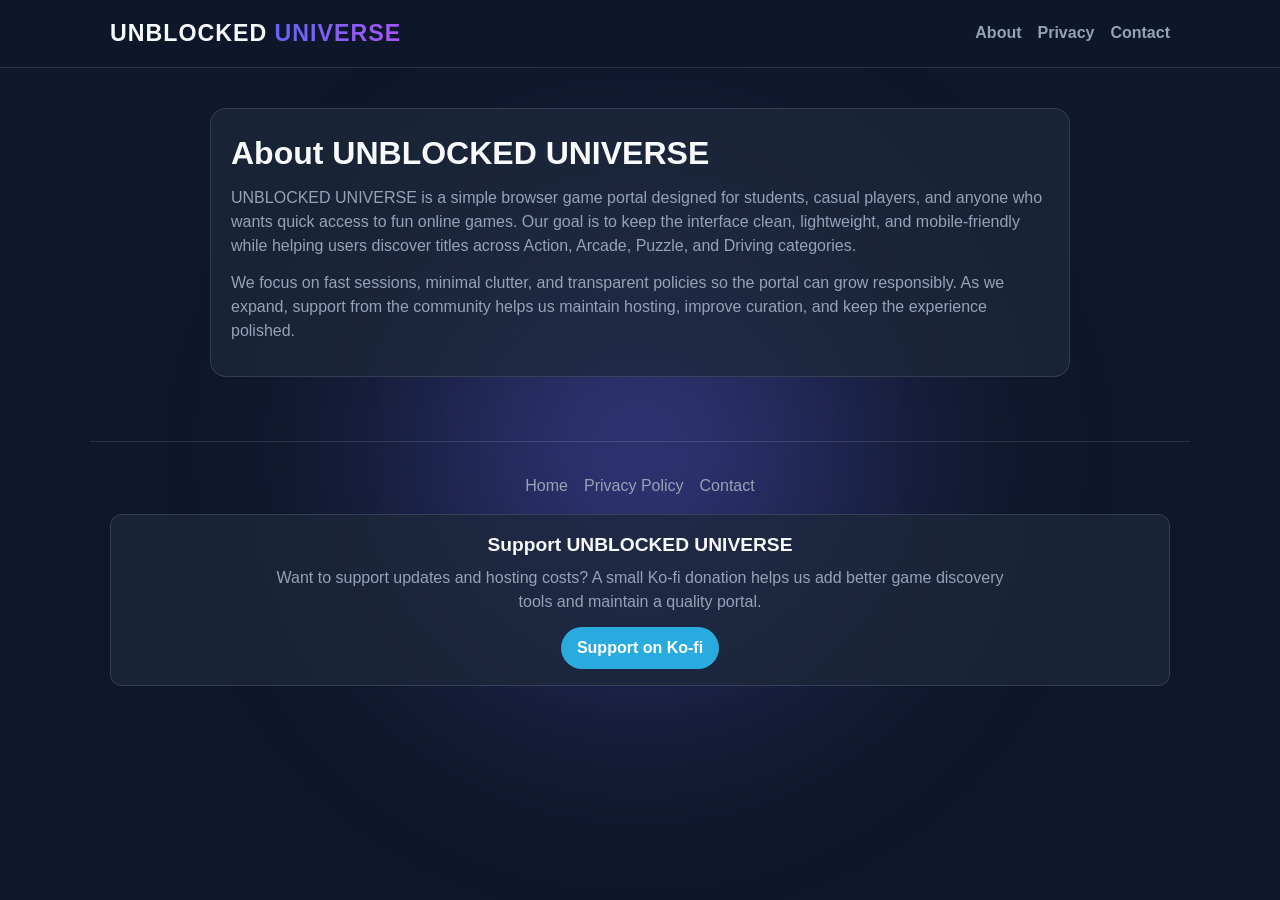
<file: about.html>
<!DOCTYPE html>
<html lang="en">
<head>
    <meta charset="UTF-8">
    <meta name="viewport" content="width=device-width, initial-scale=1.0">
    <title>About | UNBLOCKED UNIVERSE</title>
    <meta name="description" content="Learn about UNBLOCKED UNIVERSE and our mission to provide quick, playable browser games.">
    <link rel="stylesheet" href="style.css">
    <!-- Google Tag Manager -->
    <script>
        (function(w,d,s,l,i){w[l]=w[l]||[];w[l].push({'gtm.start':
        new Date().getTime(),event:'gtm.js'});var f=d.getElementsByTagName(s)[0],
        j=d.createElement(s),dl=l!='dataLayer'?'&l='+l:'';j.async=true;j.src=
        'https://www.googletagmanager.com/gtm.js?id='+i+dl;f.parentNode.insertBefore(j,f);
        })(window,document,'script','dataLayer','GTM-WHD6TV65');
    </script>
    <!-- End Google Tag Manager -->
    <script async src="https://pagead2.googlesyndication.com/pagead/js/adsbygoogle.js?client=ca-pub-5372290246685260" crossorigin="anonymous"></script>
</head>
<body>
    <!-- Google Tag Manager (noscript) -->
    <noscript><iframe src="https://www.googletagmanager.com/ns.html?id=GTM-WHD6TV65" height="0" width="0" style="display:none;visibility:hidden"></iframe></noscript>
    <!-- End Google Tag Manager (noscript) -->
    <div class="glow-bg"></div>
    <header>
        <nav class="top-nav">
            <a class="logo" href="index.html">UNBLOCKED <span>UNIVERSE</span></a>
            <div class="top-links">
                <a href="about.html">About</a>
                <a href="privacy.html">Privacy</a>
                <a href="contact.html">Contact</a>
            </div>
        </nav>
    </header>

    <main class="page-shell">
        <section class="page-card">
            <h1>About UNBLOCKED UNIVERSE</h1>
            <p>UNBLOCKED UNIVERSE is a simple browser game portal designed for students, casual players, and anyone who wants quick access to fun online games. Our goal is to keep the interface clean, lightweight, and mobile-friendly while helping users discover titles across Action, Arcade, Puzzle, and Driving categories.</p>
            <p>We focus on fast sessions, minimal clutter, and transparent policies so the portal can grow responsibly. As we expand, support from the community helps us maintain hosting, improve curation, and keep the experience polished.</p>
        </section>
    </main>

    <footer>
        <div class="footer-links">
            <a href="index.html">Home</a>
            <a href="privacy.html">Privacy Policy</a>
            <a href="contact.html">Contact</a>
        </div>
        <section class="support-section">
            <h2>Support UNBLOCKED UNIVERSE</h2>
            <p>Want to support updates and hosting costs? A small Ko-fi donation helps us add better game discovery tools and maintain a quality portal.</p>
            <a class="support-btn" href="https://ko-fi.com/" target="_blank" rel="noopener noreferrer">Support on Ko-fi</a>
        </section>
    </footer>

    <script src="https://storage.ko-fi.com/cdn/scripts/overlay-widget.js"></script>
    <script>
        if (window.kofiWidgetOverlay) {
            kofiWidgetOverlay.draw('johnkumar', {
                'type': 'floating-chat',
                'floating-chat.donateButton.text': 'Support me',
                'floating-chat.donateButton.background-color': '#00b9fe',
                'floating-chat.donateButton.text-color': '#fff'
            });
        }
    </script>
</body>
</html>
</file>
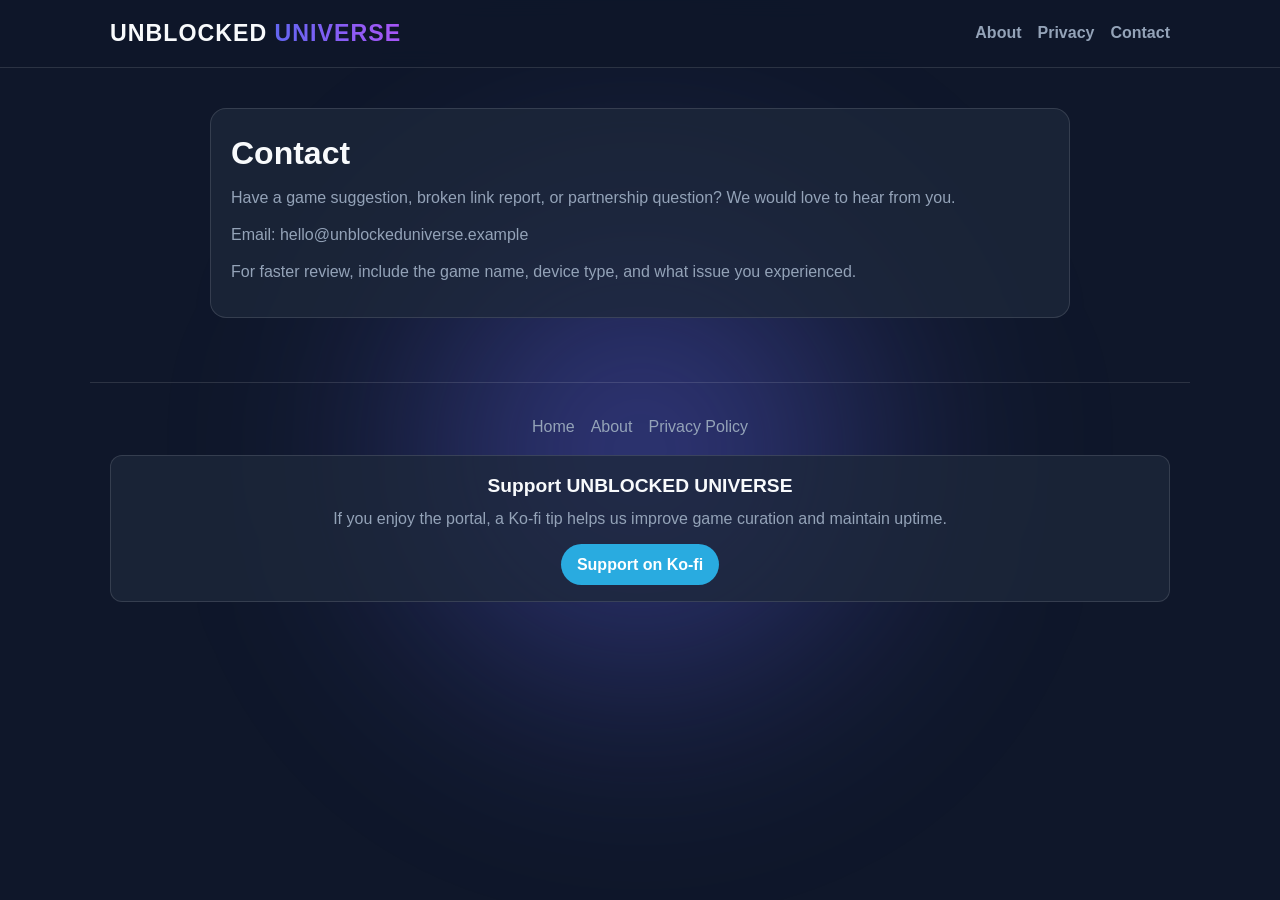
<file: contact.html>
<!DOCTYPE html>
<html lang="en">
<head>
    <meta charset="UTF-8">
    <meta name="viewport" content="width=device-width, initial-scale=1.0">
    <title>Contact | UNBLOCKED UNIVERSE</title>
    <meta name="description" content="Contact UNBLOCKED UNIVERSE for support, suggestions, or requests.">
    <link rel="stylesheet" href="style.css">
    <!-- Google Tag Manager -->
    <script>
        (function(w,d,s,l,i){w[l]=w[l]||[];w[l].push({'gtm.start':
        new Date().getTime(),event:'gtm.js'});var f=d.getElementsByTagName(s)[0],
        j=d.createElement(s),dl=l!='dataLayer'?'&l='+l:'';j.async=true;j.src=
        'https://www.googletagmanager.com/gtm.js?id='+i+dl;f.parentNode.insertBefore(j,f);
        })(window,document,'script','dataLayer','GTM-WHD6TV65');
    </script>
    <!-- End Google Tag Manager -->
    <script async src="https://pagead2.googlesyndication.com/pagead/js/adsbygoogle.js?client=ca-pub-5372290246685260" crossorigin="anonymous"></script>
</head>
<body>
    <!-- Google Tag Manager (noscript) -->
    <noscript><iframe src="https://www.googletagmanager.com/ns.html?id=GTM-WHD6TV65" height="0" width="0" style="display:none;visibility:hidden"></iframe></noscript>
    <!-- End Google Tag Manager (noscript) -->
    <div class="glow-bg"></div>
    <header>
        <nav class="top-nav">
            <a class="logo" href="index.html">UNBLOCKED <span>UNIVERSE</span></a>
            <div class="top-links">
                <a href="about.html">About</a>
                <a href="privacy.html">Privacy</a>
                <a href="contact.html">Contact</a>
            </div>
        </nav>
    </header>

    <main class="page-shell">
        <section class="page-card">
            <h1>Contact</h1>
            <p>Have a game suggestion, broken link report, or partnership question? We would love to hear from you.</p>
            <p>Email: <a href="mailto:hello@unblockeduniverse.example">hello@unblockeduniverse.example</a></p>
            <p>For faster review, include the game name, device type, and what issue you experienced.</p>
        </section>
    </main>

    <footer>
        <div class="footer-links">
            <a href="index.html">Home</a>
            <a href="about.html">About</a>
            <a href="privacy.html">Privacy Policy</a>
        </div>
        <section class="support-section">
            <h2>Support UNBLOCKED UNIVERSE</h2>
            <p>If you enjoy the portal, a Ko-fi tip helps us improve game curation and maintain uptime.</p>
            <a class="support-btn" href="https://ko-fi.com/" target="_blank" rel="noopener noreferrer">Support on Ko-fi</a>
        </section>
    </footer>

    <script src="https://storage.ko-fi.com/cdn/scripts/overlay-widget.js"></script>
    <script>
        if (window.kofiWidgetOverlay) {
            kofiWidgetOverlay.draw('johnkumar', {
                'type': 'floating-chat',
                'floating-chat.donateButton.text': 'Support me',
                'floating-chat.donateButton.background-color': '#00b9fe',
                'floating-chat.donateButton.text-color': '#fff'
            });
        }
    </script>
</body>
</html>
</file>
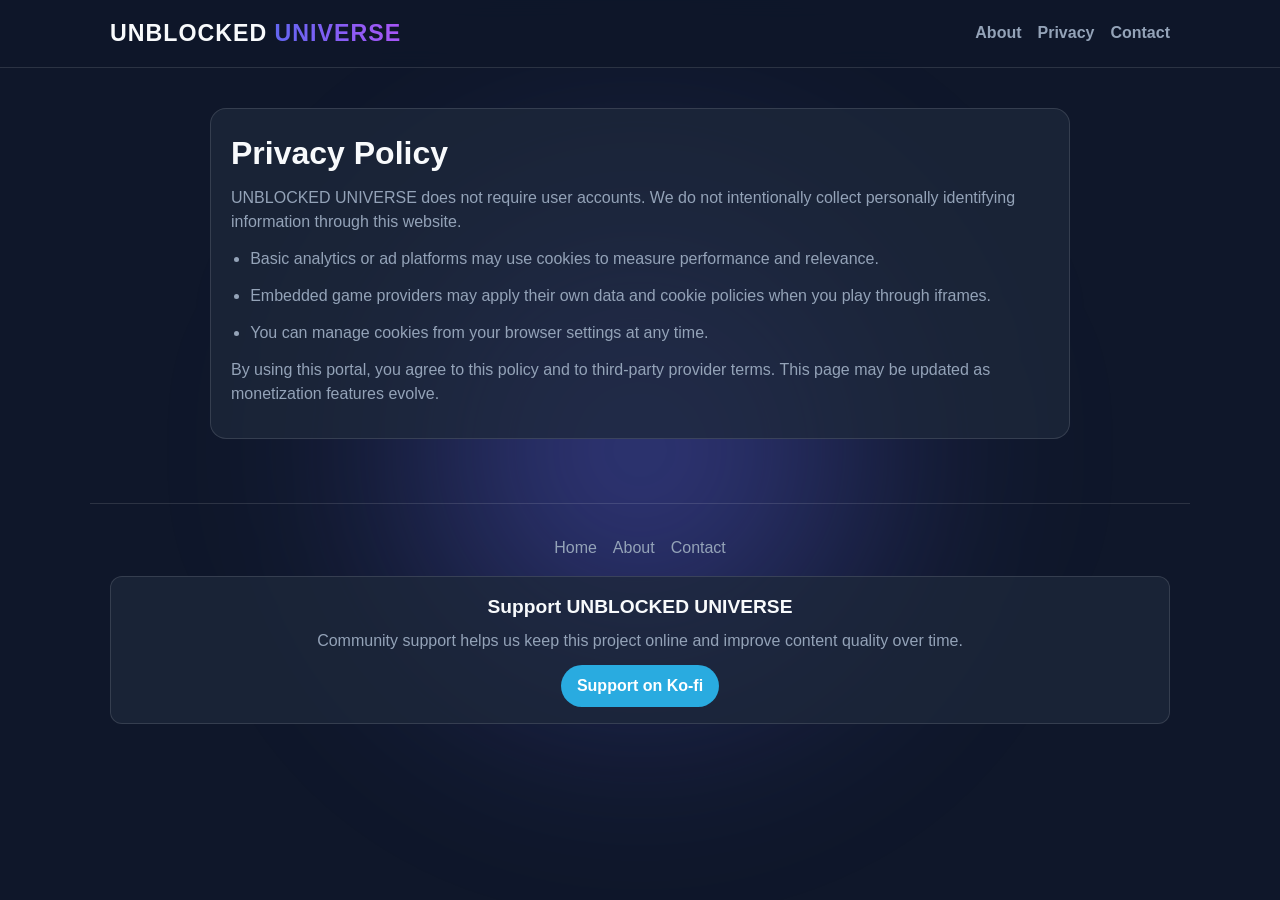
<file: privacy.html>
<!DOCTYPE html>
<html lang="en">
<head>
    <meta charset="UTF-8">
    <meta name="viewport" content="width=device-width, initial-scale=1.0">
    <title>Privacy Policy | UNBLOCKED UNIVERSE</title>
    <meta name="description" content="Privacy Policy for UNBLOCKED UNIVERSE.">
    <link rel="stylesheet" href="style.css">
    <!-- Google Tag Manager -->
    <script>
        (function(w,d,s,l,i){w[l]=w[l]||[];w[l].push({'gtm.start':
        new Date().getTime(),event:'gtm.js'});var f=d.getElementsByTagName(s)[0],
        j=d.createElement(s),dl=l!='dataLayer'?'&l='+l:'';j.async=true;j.src=
        'https://www.googletagmanager.com/gtm.js?id='+i+dl;f.parentNode.insertBefore(j,f);
        })(window,document,'script','dataLayer','GTM-WHD6TV65');
    </script>
    <!-- End Google Tag Manager -->
    <script async src="https://pagead2.googlesyndication.com/pagead/js/adsbygoogle.js?client=ca-pub-5372290246685260" crossorigin="anonymous"></script>
</head>
<body>
    <!-- Google Tag Manager (noscript) -->
    <noscript><iframe src="https://www.googletagmanager.com/ns.html?id=GTM-WHD6TV65" height="0" width="0" style="display:none;visibility:hidden"></iframe></noscript>
    <!-- End Google Tag Manager (noscript) -->
    <div class="glow-bg"></div>
    <header>
        <nav class="top-nav">
            <a class="logo" href="index.html">UNBLOCKED <span>UNIVERSE</span></a>
            <div class="top-links">
                <a href="about.html">About</a>
                <a href="privacy.html">Privacy</a>
                <a href="contact.html">Contact</a>
            </div>
        </nav>
    </header>

    <main class="page-shell">
        <section class="page-card">
            <h1>Privacy Policy</h1>
            <p>UNBLOCKED UNIVERSE does not require user accounts. We do not intentionally collect personally identifying information through this website.</p>
            <ul>
                <li>Basic analytics or ad platforms may use cookies to measure performance and relevance.</li>
                <li>Embedded game providers may apply their own data and cookie policies when you play through iframes.</li>
                <li>You can manage cookies from your browser settings at any time.</li>
            </ul>
            <p>By using this portal, you agree to this policy and to third-party provider terms. This page may be updated as monetization features evolve.</p>
        </section>
    </main>

    <footer>
        <div class="footer-links">
            <a href="index.html">Home</a>
            <a href="about.html">About</a>
            <a href="contact.html">Contact</a>
        </div>
        <section class="support-section">
            <h2>Support UNBLOCKED UNIVERSE</h2>
            <p>Community support helps us keep this project online and improve content quality over time.</p>
            <a class="support-btn" href="https://ko-fi.com/" target="_blank" rel="noopener noreferrer">Support on Ko-fi</a>
        </section>
    </footer>

    <script src="https://storage.ko-fi.com/cdn/scripts/overlay-widget.js"></script>
    <script>
        if (window.kofiWidgetOverlay) {
            kofiWidgetOverlay.draw('johnkumar', {
                'type': 'floating-chat',
                'floating-chat.donateButton.text': 'Support me',
                'floating-chat.donateButton.background-color': '#00b9fe',
                'floating-chat.donateButton.text-color': '#fff'
            });
        }
    </script>
</body>
</html>
</file>
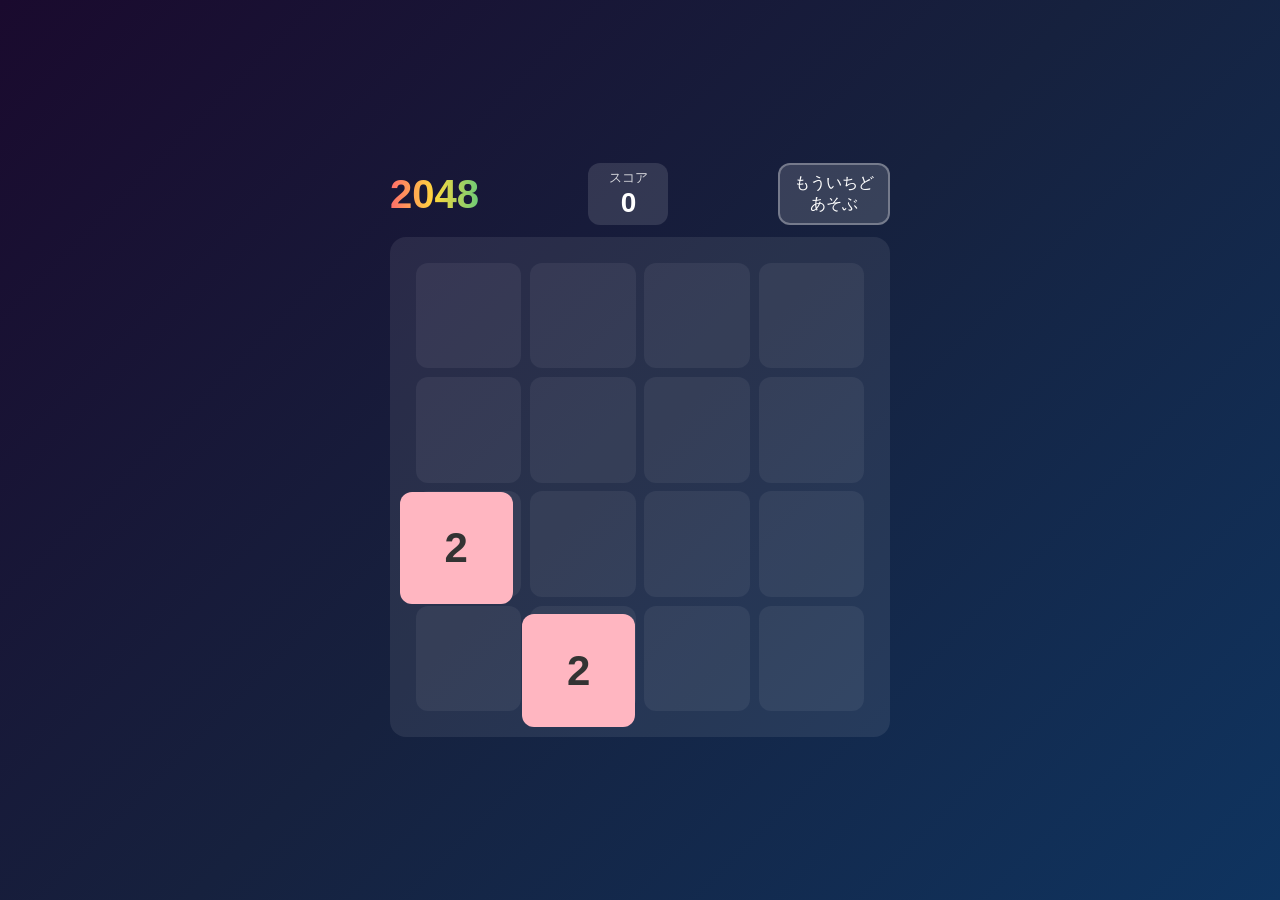
<file: games/2048.html>
<!DOCTYPE html>
<html lang="ja">
<head>
<meta charset="UTF-8">
<meta name="viewport" content="width=device-width, initial-scale=1.0">
<title>2048 ぱずる</title>
<style>
*, *::before, *::after {
  box-sizing: border-box;
  margin: 0;
  padding: 0;
}

html, body {
  width: 100%;
  height: 100%;
  overflow: hidden;
  font-family: 'Hiragino Kaku Gothic Pro', 'Yu Gothic', 'Meiryo', sans-serif;
  background: linear-gradient(135deg, #1a0a2e 0%, #16213e 50%, #0f3460 100%);
  color: #fff;
  display: flex;
  flex-direction: column;
  align-items: center;
  justify-content: center;
  user-select: none;
  -webkit-user-select: none;
}

.header {
  display: flex;
  align-items: center;
  justify-content: space-between;
  width: min(90vw, 90vh - 80px, 500px);
  margin-bottom: 12px;
  gap: 10px;
  flex-shrink: 0;
}

.title {
  font-size: clamp(24px, 5vw, 40px);
  font-weight: 900;
  background: linear-gradient(90deg, #ff6b6b, #ffd93d, #6bcb77, #4d96ff, #ff6b6b);
  background-size: 200% 100%;
  -webkit-background-clip: text;
  -webkit-text-fill-color: transparent;
  background-clip: text;
  animation: shimmer 3s linear infinite;
}

@keyframes shimmer {
  0% { background-position: 0% 50%; }
  100% { background-position: 200% 50%; }
}

.score-box {
  background: rgba(255,255,255,0.12);
  border-radius: 12px;
  padding: 6px 16px;
  text-align: center;
  min-width: 80px;
}

.score-label {
  font-size: clamp(10px, 2vw, 13px);
  opacity: 0.8;
}

.score-value {
  font-size: clamp(18px, 4vw, 28px);
  font-weight: 900;
}

.btn {
  background: rgba(255,255,255,0.15);
  border: 2px solid rgba(255,255,255,0.3);
  color: #fff;
  border-radius: 12px;
  padding: 8px 14px;
  font-size: clamp(12px, 2.5vw, 16px);
  font-family: inherit;
  cursor: pointer;
  transition: background 0.2s;
  white-space: nowrap;
}

.btn:hover {
  background: rgba(255,255,255,0.25);
}

.grid-container {
  position: relative;
  width: min(90vw, 90vh - 80px, 500px);
  height: min(90vw, 90vh - 80px, 500px);
  background: rgba(255, 255, 255, 0.08);
  border-radius: 16px;
  padding: 2%;
  flex-shrink: 0;
}

.grid-bg {
  display: grid;
  grid-template-columns: repeat(4, 1fr);
  grid-template-rows: repeat(4, 1fr);
  gap: 2%;
  width: 100%;
  height: 100%;
}

.cell-bg {
  background: rgba(255, 255, 255, 0.06);
  border-radius: 12px;
}

.tile-layer {
  position: absolute;
  top: 2%;
  left: 2%;
  width: 96%;
  height: 96%;
}

.tile {
  position: absolute;
  display: flex;
  align-items: center;
  justify-content: center;
  border-radius: 12px;
  font-weight: 900;
  transition: top 0.15s ease, left 0.15s ease;
  z-index: 1;
}

.tile.merged {
  animation: pop 0.25s ease;
  z-index: 2;
}

.tile.new-tile {
  animation: appear 0.25s ease;
}

@keyframes pop {
  0% { transform: scale(1); }
  50% { transform: scale(1.2); }
  100% { transform: scale(1); }
}

@keyframes appear {
  0% { transform: scale(0); opacity: 0; }
  100% { transform: scale(1); opacity: 1; }
}

.overlay {
  position: absolute;
  top: 0; left: 0; right: 0; bottom: 0;
  background: rgba(0,0,0,0.65);
  border-radius: 16px;
  display: flex;
  flex-direction: column;
  align-items: center;
  justify-content: center;
  gap: 16px;
  z-index: 100;
  opacity: 0;
  pointer-events: none;
  transition: opacity 0.3s;
}

.overlay.active {
  opacity: 1;
  pointer-events: auto;
}

.overlay-text {
  font-size: clamp(20px, 5vw, 36px);
  font-weight: 900;
  text-align: center;
  padding: 0 10px;
}

.overlay .btn {
  font-size: clamp(14px, 3vw, 20px);
  padding: 10px 24px;
}
</style>
</head>
<body>

<div class="header">
  <div class="title">2048</div>
  <div class="score-box">
    <div class="score-label">スコア</div>
    <div class="score-value" id="score">0</div>
  </div>
  <button class="btn" id="restart-btn" onclick="initGame()">もういちど<br>あそぶ</button>
</div>

<div class="grid-container" id="grid-container">
  <div class="grid-bg">
    <div class="cell-bg"></div><div class="cell-bg"></div><div class="cell-bg"></div><div class="cell-bg"></div>
    <div class="cell-bg"></div><div class="cell-bg"></div><div class="cell-bg"></div><div class="cell-bg"></div>
    <div class="cell-bg"></div><div class="cell-bg"></div><div class="cell-bg"></div><div class="cell-bg"></div>
    <div class="cell-bg"></div><div class="cell-bg"></div><div class="cell-bg"></div><div class="cell-bg"></div>
  </div>
  <div class="tile-layer" id="tile-layer"></div>
  <div class="overlay" id="overlay-win">
    <div class="overlay-text">🎉 おめでとう！<br>2048たっせい！</div>
    <button class="btn" onclick="continueAfterWin()">つづける</button>
    <button class="btn" onclick="initGame()">もういちどあそぶ</button>
  </div>
  <div class="overlay" id="overlay-lose">
    <div class="overlay-text">ゲームオーバー</div>
    <button class="btn" onclick="initGame()">もういちどあそぶ</button>
  </div>
</div>

<script>
const TILE_COLORS = {
  2:    { bg: '#ffb6c1', color: '#333' },
  4:    { bg: '#ffd4a3', color: '#333' },
  8:    { bg: '#ffa048', color: '#fff' },
  16:   { bg: '#ff7f7f', color: '#fff' },
  32:   { bg: '#f44336', color: '#fff' },
  64:   { bg: '#dc143c', color: '#fff' },
  128:  { bg: '#ffe135', color: '#333' },
  256:  { bg: '#ffc800', color: '#333' },
  512:  { bg: '#4cff72', color: '#333' },
  1024: { bg: '#00e5ff', color: '#333' },
  2048: { bg: 'linear-gradient(135deg, #ff6b6b, #ffd93d, #6bcb77, #4d96ff, #ee5a9f)', color: '#fff' },
};

let grid, score, tileId, moving, won, winShown;
const tileLayer = document.getElementById('tile-layer');
const scoreEl = document.getElementById('score');
const overlayWin = document.getElementById('overlay-win');
const overlayLose = document.getElementById('overlay-lose');

// Each cell stores { id, value } or null
// We also keep a map of id -> DOM element

let tiles = {}; // id -> { el, row, col, value }

function cellSize() { return 96 / 4; } // percent
function gapSize() { return 96 * 0.02 / 0.96; } // approx gap in %
// Actually let's compute positions more carefully
// tile-layer is 96% of container. Grid has 2% gap relative to grid-bg which is 100% of grid-container inner.
// Simpler: each cell is (100% - 3*gap) / 4 wide, positioned with gap offsets.
// gap = 2% of tile-layer width
const GAP_PCT = 2.0833; // 2/96*100
const CELL_PCT = (100 - 3 * GAP_PCT) / 4;

function tileLeft(col) {
  return col * (CELL_PCT + GAP_PCT);
}
function tileTop(row) {
  return row * (CELL_PCT + GAP_PCT);
}

function createTileEl(id, row, col, value, isNew) {
  const el = document.createElement('div');
  el.className = 'tile' + (isNew ? ' new-tile' : '');
  el.dataset.id = id;
  applyTileStyle(el, row, col, value);
  tileLayer.appendChild(el);
  return el;
}

function applyTileStyle(el, row, col, value) {
  const style = TILE_COLORS[value] || { bg: '#8e44ad', color: '#fff' };
  el.style.left = tileLeft(col) + '%';
  el.style.top = tileTop(row) + '%';
  el.style.width = CELL_PCT + '%';
  el.style.height = CELL_PCT + '%';
  if (style.bg.startsWith('linear')) {
    el.style.background = style.bg;
  } else {
    el.style.background = style.bg;
  }
  el.style.color = style.color;
  // Font size scales with tile
  el.style.fontSize = value >= 1024 ? 'clamp(14px, 4vmin, 28px)' :
                      value >= 128 ? 'clamp(16px, 5vmin, 32px)' :
                      'clamp(20px, 6vmin, 42px)';
  el.textContent = value;
}

function initGame() {
  grid = Array.from({ length: 4 }, () => Array(4).fill(null));
  score = 0;
  tileId = 0;
  moving = false;
  won = false;
  winShown = false;
  scoreEl.textContent = '0';
  overlayWin.classList.remove('active');
  overlayLose.classList.remove('active');
  tileLayer.innerHTML = '';
  tiles = {};
  spawnTile();
  spawnTile();
}

function spawnTile() {
  const empty = [];
  for (let r = 0; r < 4; r++)
    for (let c = 0; c < 4; c++)
      if (!grid[r][c]) empty.push([r, c]);
  if (!empty.length) return;
  const [r, c] = empty[Math.floor(Math.random() * empty.length)];
  const value = Math.random() < 0.9 ? 2 : 4;
  const id = ++tileId;
  grid[r][c] = { id, value };
  const el = createTileEl(id, r, c, value, true);
  tiles[id] = { el, row: r, col: c, value };
}

function move(dir) {
  if (moving) return;
  // dir: 0=up, 1=right, 2=down, 3=left
  let moved = false;
  const mergedIds = [];
  const removeLater = [];

  // Process rows/cols in correct order
  const range = [0, 1, 2, 3];
  const rRange = (dir === 2) ? [3, 2, 1, 0] : [...range];
  const cRange = (dir === 1) ? [3, 2, 1, 0] : [...range];

  // newGrid
  const newGrid = Array.from({ length: 4 }, () => Array(4).fill(null));
  const merged = Array.from({ length: 4 }, () => Array(4).fill(false));

  if (dir === 0 || dir === 2) {
    // Process column by column
    for (let c = 0; c < 4; c++) {
      const rows = dir === 0 ? [0, 1, 2, 3] : [3, 2, 1, 0];
      let writePos = rows[0];
      const step = dir === 0 ? 1 : -1;
      for (const r of rows) {
        const cell = grid[r][c];
        if (!cell) continue;
        // Find target position
        let target = writePos;
        // Check if we can merge with the tile at target - step (the last placed tile)
        const prevR = writePos - step;
        if (prevR >= 0 && prevR < 4 && newGrid[prevR][c] && !merged[prevR][c] && newGrid[prevR][c].value === cell.value) {
          // Merge
          const oldId = newGrid[prevR][c].id;
          const newValue = cell.value * 2;
          newGrid[prevR][c] = { id: cell.id, value: newValue };
          merged[prevR][c] = true;
          score += newValue;
          if (newValue === 2048) won = true;

          // Move current tile to merge position, then remove old
          tiles[cell.id].row = prevR;
          tiles[cell.id].col = c;
          tiles[cell.id].value = newValue;
          applyTileStyle(tiles[cell.id].el, prevR, c, newValue);
          tiles[cell.id].el.classList.add('merged');
          mergedIds.push(cell.id);

          // Old tile gets moved to same spot then removed
          tiles[oldId].el.style.left = tileLeft(c) + '%';
          tiles[oldId].el.style.top = tileTop(prevR) + '%';
          removeLater.push(oldId);

          if (r !== prevR) moved = true;
        } else {
          newGrid[writePos][c] = cell;
          if (r !== writePos) {
            moved = true;
            tiles[cell.id].row = writePos;
            tiles[cell.id].col = c;
            applyTileStyle(tiles[cell.id].el, writePos, c, cell.value);
          }
          writePos += step;
        }
      }
    }
  } else {
    // Left or Right - process row by row
    for (let r = 0; r < 4; r++) {
      const cols = dir === 3 ? [0, 1, 2, 3] : [3, 2, 1, 0];
      let writePos = cols[0];
      const step = dir === 3 ? 1 : -1;
      for (const c of cols) {
        const cell = grid[r][c];
        if (!cell) continue;
        const prevC = writePos - step;
        if (prevC >= 0 && prevC < 4 && newGrid[r][prevC] && !merged[r][prevC] && newGrid[r][prevC].value === cell.value) {
          const oldId = newGrid[r][prevC].id;
          const newValue = cell.value * 2;
          newGrid[r][prevC] = { id: cell.id, value: newValue };
          merged[r][prevC] = true;
          score += newValue;
          if (newValue === 2048) won = true;

          tiles[cell.id].row = r;
          tiles[cell.id].col = prevC;
          tiles[cell.id].value = newValue;
          applyTileStyle(tiles[cell.id].el, r, prevC, newValue);
          tiles[cell.id].el.classList.add('merged');
          mergedIds.push(cell.id);

          tiles[oldId].el.style.left = tileLeft(prevC) + '%';
          tiles[oldId].el.style.top = tileTop(r) + '%';
          removeLater.push(oldId);

          if (c !== prevC) moved = true;
        } else {
          newGrid[r][writePos] = cell;
          if (c !== writePos) {
            moved = true;
            tiles[cell.id].row = r;
            tiles[cell.id].col = writePos;
            applyTileStyle(tiles[cell.id].el, r, writePos, cell.value);
          }
          writePos += step;
        }
      }
    }
  }

  if (!moved) return;

  moving = true;
  grid = newGrid;
  scoreEl.textContent = score;

  setTimeout(() => {
    // Remove old merged tiles
    for (const id of removeLater) {
      if (tiles[id] && tiles[id].el.parentNode) {
        tiles[id].el.remove();
      }
      delete tiles[id];
    }
    // Clean animation classes
    for (const id of mergedIds) {
      if (tiles[id]) tiles[id].el.classList.remove('merged');
    }

    spawnTile();
    moving = false;

    if (won && !winShown) {
      winShown = true;
      overlayWin.classList.add('active');
    } else if (isGameOver()) {
      overlayLose.classList.add('active');
    }
  }, 170);
}

function continueAfterWin() {
  overlayWin.classList.remove('active');
}

function isGameOver() {
  for (let r = 0; r < 4; r++)
    for (let c = 0; c < 4; c++) {
      if (!grid[r][c]) return false;
      const v = grid[r][c].value;
      if (c < 3 && grid[r][c + 1] && grid[r][c + 1].value === v) return false;
      if (r < 3 && grid[r + 1][c] && grid[r + 1][c].value === v) return false;
    }
  return true;
}

// Keyboard
document.addEventListener('keydown', (e) => {
  const map = { ArrowUp: 0, ArrowRight: 1, ArrowDown: 2, ArrowLeft: 3 };
  if (map[e.key] !== undefined) {
    e.preventDefault();
    move(map[e.key]);
  }
});

// Touch/swipe
let touchStartX, touchStartY;
const container = document.getElementById('grid-container');

container.addEventListener('touchstart', (e) => {
  const t = e.touches[0];
  touchStartX = t.clientX;
  touchStartY = t.clientY;
}, { passive: true });

container.addEventListener('touchend', (e) => {
  if (touchStartX === undefined) return;
  const t = e.changedTouches[0];
  const dx = t.clientX - touchStartX;
  const dy = t.clientY - touchStartY;
  const absDx = Math.abs(dx);
  const absDy = Math.abs(dy);
  const threshold = 30;

  if (Math.max(absDx, absDy) < threshold) return;

  if (absDx > absDy) {
    move(dx > 0 ? 1 : 3);
  } else {
    move(dy > 0 ? 2 : 0);
  }
  touchStartX = undefined;
}, { passive: true });

initGame();
</script>
</body>
</html>
</file>
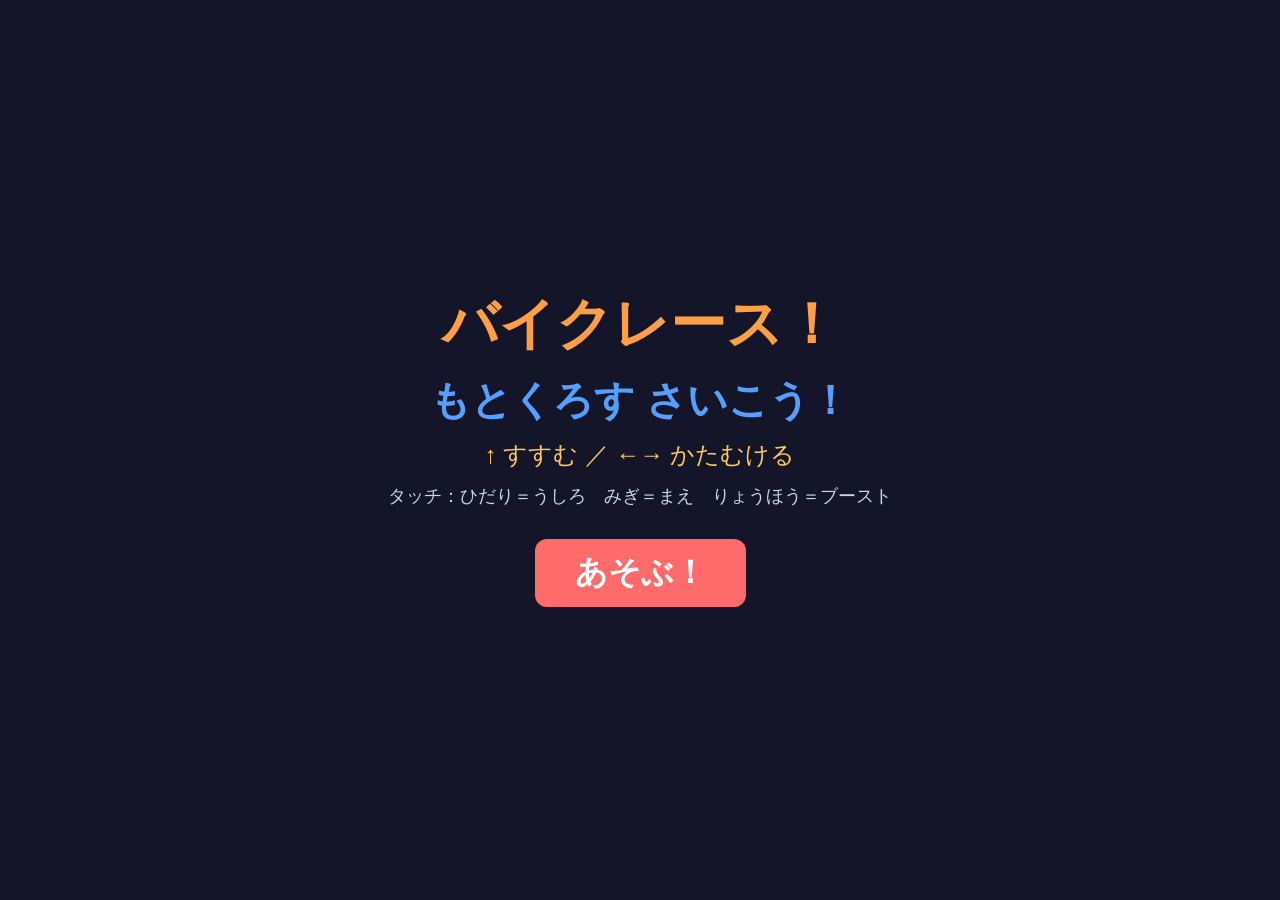
<file: games/bike.html>
<!DOCTYPE html>
<html lang="ja">
<head>
<meta charset="UTF-8">
<meta name="viewport" content="width=device-width, initial-scale=1.0, user-scalable=no">
<title>バイクレース！</title>
<style>
* { margin: 0; padding: 0; box-sizing: border-box; }
html, body { width: 100%; height: 100%; overflow: hidden; background: #1a1a2e; touch-action: none; }
canvas { display: block; width: 100%; height: 100%; }
#overlay {
  position: absolute; top: 0; left: 0; width: 100%; height: 100%;
  display: flex; flex-direction: column; align-items: center; justify-content: center;
  background: rgba(20, 20, 40, 0.85); color: #fff; font-family: sans-serif;
  z-index: 10; pointer-events: auto;
}
#overlay.hidden { display: none; pointer-events: none; }
#overlay h1 { font-size: clamp(28px, 6vw, 56px); color: #ff9f43; margin-bottom: 10px; }
#overlay h2 { font-size: clamp(20px, 4vw, 40px); color: #54a0ff; margin-bottom: 8px; }
#overlay p { font-size: clamp(14px, 3vw, 24px); color: #feca57; margin-bottom: 20px; text-align: center; line-height: 1.6; }
#overlay button {
  font-size: clamp(18px, 4vw, 32px); padding: 12px 40px; border: none; border-radius: 12px;
  background: #ff6b6b; color: #fff; cursor: pointer; font-weight: bold;
  margin: 6px; transition: transform 0.1s;
}
#overlay button:hover { transform: scale(1.05); }
#overlay button:active { transform: scale(0.95); }
.btn-green { background: #1dd1a1 !important; }
.controls-hint { font-size: clamp(11px, 2.2vw, 18px) !important; color: #c8d6e5 !important; }
</style>
</head>
<body>
<canvas id="gc"></canvas>
<div id="overlay">
  <h1>バイクレース！</h1>
  <h2>もとくろす さいこう！</h2>
  <p>↑ すすむ ／ ←→ かたむける<br><span class="controls-hint">タッチ：ひだり＝うしろ　みぎ＝まえ　りょうほう＝ブースト</span></p>
  <button onclick="startGame()">あそぶ！</button>
</div>
<script>
const canvas = document.getElementById('gc');
const ctx = canvas.getContext('2d');
const overlay = document.getElementById('overlay');

let W, H;
function resize() {
  W = canvas.width = window.innerWidth;
  H = canvas.height = window.innerHeight;
}
resize();
window.addEventListener('resize', resize);

// --- Constants ---
const GRAVITY = 0.45;
const WHEEL_R = 16;
const BIKE_W = 50;
const BIKE_H = 14;
const AXLE_DIST = 48;
const MAX_SPEED = 7;
const ACCEL = 0.18;
const TILT_SPEED = 0.04;
const FRICTION = 0.985;
const BOUNCE = 0.3;
const AIR_DRAG = 0.998;

// --- Stage Definitions ---
const stages = [];

function buildTerrain(segments) {
  const pts = [];
  let x = 0, y = 0;
  for (const seg of segments) {
    const [type, ...args] = seg;
    if (type === 'flat') {
      const [len, baseY] = args;
      if (pts.length === 0) y = baseY || H * 0.7;
      for (let i = 0; i <= len; i += 20) { pts.push({ x: x + i, y }); }
      x += len;
    } else if (type === 'slope') {
      const [len, dy] = args;
      const startY = y;
      for (let i = 0; i <= len; i += 15) {
        const t = i / len;
        pts.push({ x: x + i, y: startY + dy * t });
      }
      x += len; y += dy;
    } else if (type === 'hill') {
      const [len, height] = args;
      for (let i = 0; i <= len; i += 12) {
        const t = i / len;
        pts.push({ x: x + i, y: y - Math.sin(t * Math.PI) * height });
      }
      x += len;
    } else if (type === 'gap') {
      const [len, depth] = args;
      pts.push({ x, y });
      pts.push({ x: x + 5, y });
      pts.push({ x: x + 10, y: y + depth });
      pts.push({ x: x + len - 10, y: y + depth });
      pts.push({ x: x + len - 5, y });
      pts.push({ x: x + len, y });
      x += len;
    } else if (type === 'ramp') {
      const [len, height] = args;
      const startY = y;
      for (let i = 0; i <= len; i += 10) {
        const t = i / len;
        pts.push({ x: x + i, y: startY - height * t });
      }
      x += len; y -= height;
    } else if (type === 'drop') {
      const [len, depth] = args;
      pts.push({ x, y });
      pts.push({ x: x + len * 0.3, y });
      pts.push({ x: x + len * 0.5, y: y + depth });
      pts.push({ x: x + len, y: y + depth });
      x += len; y += depth;
    } else if (type === 'wave') {
      const [len, amp, freq] = args;
      for (let i = 0; i <= len; i += 10) {
        pts.push({ x: x + i, y: y - Math.sin((i / len) * Math.PI * freq) * amp });
      }
      x += len;
    }
  }
  return pts;
}

function buildStages() {
  stages.length = 0;
  const bY = H * 0.68;

  // Stage 1 - easy
  stages.push({
    name: 'ステージ１',
    terrain: buildTerrain([
      ['flat', 300, bY], ['hill', 200, 60], ['flat', 200],
      ['slope', 150, -50], ['flat', 100], ['hill', 150, 40],
      ['flat', 200], ['ramp', 100, 40], ['drop', 80, 40],
      ['flat', 300], ['hill', 180, 50], ['flat', 400]
    ]),
    obstacles: [],
    bg: '#16213e'
  });

  // Stage 2 - medium
  stages.push({
    name: 'ステージ２',
    terrain: buildTerrain([
      ['flat', 250, bY], ['ramp', 120, 70], ['drop', 100, 70],
      ['flat', 100], ['gap', 120, 200], ['flat', 150],
      ['wave', 400, 40, 3], ['flat', 100],
      ['ramp', 80, 60], ['flat', 30], ['drop', 80, 60],
      ['flat', 150], ['hill', 250, 80], ['flat', 100],
      ['gap', 100, 180], ['flat', 400]
    ]),
    obstacles: [],
    bg: '#1a1a2e'
  });

  // Stage 3 - hard
  stages.push({
    name: 'ステージ３',
    terrain: buildTerrain([
      ['flat', 200, bY], ['ramp', 100, 90], ['gap', 160, 250],
      ['flat', 80], ['wave', 300, 50, 4],
      ['ramp', 60, 50], ['drop', 120, 100],
      ['flat', 80], ['gap', 130, 220], ['flat', 80],
      ['hill', 200, 100], ['slope', 100, 60],
      ['flat', 60], ['ramp', 80, 70], ['gap', 140, 200],
      ['flat', 100], ['wave', 250, 35, 5], ['flat', 400]
    ]),
    obstacles: [],
    bg: '#0a3d62'
  });

  // Stage 4 - expert
  stages.push({
    name: 'ステージ４',
    terrain: buildTerrain([
      ['flat', 180, bY], ['ramp', 80, 100],
      ['gap', 180, 300], ['ramp', 60, 40],
      ['drop', 60, 80], ['flat', 60],
      ['wave', 350, 60, 5], ['gap', 110, 200],
      ['flat', 60], ['ramp', 100, 120],
      ['drop', 150, 160], ['flat', 60],
      ['hill', 150, 90], ['gap', 150, 250],
      ['flat', 80], ['wave', 200, 45, 4],
      ['ramp', 70, 80], ['gap', 130, 220], ['flat', 500]
    ]),
    obstacles: [],
    bg: '#1B1464'
  });
}

// --- Game State ---
let currentStage = 0;
let bike, cam, terrain, flagX, gameState, timer, bestTimes;
let keys = {};
let touchL = false, touchR = false;

function initBike() {
  const startY = stages[currentStage].terrain[0].y;
  bike = {
    x: 100, y: startY - WHEEL_R - 5,
    vx: 0, vy: 0,
    angle: 0, angVel: 0,
    grounded: false, alive: true,
    wheelFront: { x: 0, y: 0 }, wheelBack: { x: 0, y: 0 }
  };
  cam = { x: 0, y: 0 };
  timer = 0;
  gameState = 'playing';
}

function initStage() {
  terrain = stages[currentStage].terrain;
  flagX = terrain[terrain.length - 1].x - 80;
  initBike();
}

bestTimes = [];

// --- Terrain Helpers ---
function getTerrainY(px) {
  for (let i = 0; i < terrain.length - 1; i++) {
    const a = terrain[i], b = terrain[i + 1];
    if (px >= a.x && px <= b.x) {
      const t = (px - a.x) / (b.x - a.x);
      return a.y + (b.y - a.y) * t;
    }
  }
  return terrain[terrain.length - 1].y;
}

function getTerrainNormal(px) {
  for (let i = 0; i < terrain.length - 1; i++) {
    const a = terrain[i], b = terrain[i + 1];
    if (px >= a.x && px <= b.x) {
      const dx = b.x - a.x, dy = b.y - a.y;
      const len = Math.sqrt(dx * dx + dy * dy);
      return { nx: -dy / len, ny: dx / len, angle: Math.atan2(dy, dx) };
    }
  }
  return { nx: 0, ny: -1, angle: 0 };
}

// --- Physics ---
function updateBike(dt) {
  if (!bike.alive) return;

  const accelerating = keys['ArrowUp'] || keys['KeyW'] || (touchL && touchR);
  const tiltLeft = keys['ArrowLeft'] || keys['KeyA'] || touchL;
  const tiltRight = keys['ArrowRight'] || keys['KeyD'] || touchR;

  // Gravity
  bike.vy += GRAVITY;

  // Throttle
  if (accelerating && bike.grounded) {
    const n = getTerrainNormal(bike.x);
    bike.vx += Math.cos(n.angle) * ACCEL * 3;
    bike.vy += Math.sin(n.angle) * ACCEL * 3;
  } else if (accelerating) {
    bike.vx += 0.12;
  }

  // Tilt
  if (tiltLeft && !tiltRight) bike.angVel -= TILT_SPEED;
  if (tiltRight && !tiltLeft) bike.angVel += TILT_SPEED;

  // Air drag on rotation
  bike.angVel *= 0.95;
  bike.angle += bike.angVel;

  // Move
  bike.x += bike.vx;
  bike.y += bike.vy;

  // Speed cap
  const speed = Math.sqrt(bike.vx * bike.vx + bike.vy * bike.vy);
  if (speed > MAX_SPEED) {
    bike.vx = (bike.vx / speed) * MAX_SPEED;
    bike.vy = (bike.vy / speed) * MAX_SPEED;
  }

  // Friction / drag
  if (bike.grounded) {
    bike.vx *= FRICTION;
  } else {
    bike.vx *= AIR_DRAG;
  }

  // Wheel positions
  const cosA = Math.cos(bike.angle), sinA = Math.sin(bike.angle);
  const halfAxle = AXLE_DIST / 2;
  bike.wheelBack = { x: bike.x - cosA * halfAxle, y: bike.y - sinA * halfAxle + 0 };
  bike.wheelFront = { x: bike.x + cosA * halfAxle, y: bike.y + sinA * halfAxle + 0 };

  // Ground collision
  bike.grounded = false;
  for (const wheel of [bike.wheelBack, bike.wheelFront]) {
    const gy = getTerrainY(wheel.x);
    if (wheel.y + WHEEL_R > gy) {
      const pen = (wheel.y + WHEEL_R) - gy;
      bike.y -= pen * 0.8;
      const n = getTerrainNormal(wheel.x);

      // Reflect velocity
      const dot = bike.vx * n.nx + bike.vy * n.ny;
      if (dot < 0) {
        bike.vy -= n.ny * dot * (1 + BOUNCE);
        bike.vx -= n.nx * dot * BOUNCE * 0.3;
      }
      bike.vy = Math.min(bike.vy, 0);

      // Align to terrain
      const terrAngle = n.angle;
      const angleDiff = terrAngle - bike.angle;
      bike.angle += angleDiff * 0.15;
      bike.angVel *= 0.8;

      bike.grounded = true;
    }
  }

  // Crash detection: too much tilt
  if (Math.abs(bike.angle) > Math.PI * 0.6) {
    bike.alive = false;
    gameState = 'crashed';
  }

  // Fall off screen
  if (bike.y > H + 300) {
    bike.alive = false;
    gameState = 'crashed';
  }

  // Head hit (upside down ground contact)
  const headY = bike.y - Math.cos(bike.angle) * 30;
  const headX = bike.x - Math.sin(bike.angle) * 10;
  if (headY + 5 > getTerrainY(headX) && Math.abs(bike.angle) > 0.8) {
    bike.alive = false;
    gameState = 'crashed';
  }

  // Win check
  if (bike.x >= flagX) {
    gameState = 'clear';
    if (!bestTimes[currentStage] || timer < bestTimes[currentStage]) {
      bestTimes[currentStage] = timer;
    }
  }

  timer += 1 / 60;
}

// --- Camera ---
function updateCamera() {
  const tx = bike.x - W * 0.3;
  const ty = bike.y - H * 0.5;
  cam.x += (tx - cam.x) * 0.08;
  cam.y += (ty - cam.y) * 0.06;
}

// --- Drawing ---
function drawBackground(stage) {
  ctx.fillStyle = stage.bg;
  ctx.fillRect(0, 0, W, H);

  // Parallax mountains
  const cols = ['#2d3436', '#353b48', '#2f3640'];
  for (let layer = 0; layer < 3; layer++) {
    ctx.fillStyle = cols[layer];
    ctx.beginPath();
    ctx.moveTo(0, H);
    for (let x = 0; x <= W; x += 40) {
      const scrollX = cam.x * (0.05 + layer * 0.03);
      const yy = H * 0.45 + Math.sin((x + scrollX + layer * 500) * 0.003) * (60 + layer * 30)
        + Math.sin((x + scrollX) * 0.007 + layer) * 30;
      ctx.lineTo(x, yy);
    }
    ctx.lineTo(W, H);
    ctx.closePath();
    ctx.fill();
  }
}

function drawTerrain() {
  ctx.save();
  ctx.translate(-cam.x, -cam.y);

  // Terrain fill
  ctx.beginPath();
  ctx.moveTo(terrain[0].x, terrain[0].y + 500);
  for (const p of terrain) ctx.lineTo(p.x, p.y);
  ctx.lineTo(terrain[terrain.length - 1].x, terrain[terrain.length - 1].y + 500);
  ctx.closePath();

  const grad = ctx.createLinearGradient(0, H * 0.3, 0, H + 200);
  grad.addColorStop(0, '#2ecc71');
  grad.addColorStop(0.3, '#27ae60');
  grad.addColorStop(1, '#1a5c32');
  ctx.fillStyle = grad;
  ctx.fill();

  // Terrain surface line
  ctx.beginPath();
  for (let i = 0; i < terrain.length; i++) {
    if (i === 0) ctx.moveTo(terrain[i].x, terrain[i].y);
    else ctx.lineTo(terrain[i].x, terrain[i].y);
  }
  ctx.strokeStyle = '#55efc4';
  ctx.lineWidth = 3;
  ctx.stroke();

  // Flag
  const fy = getTerrainY(flagX);
  ctx.fillStyle = '#feca57';
  ctx.fillRect(flagX, fy - 80, 4, 80);
  ctx.fillStyle = '#ff6b6b';
  ctx.beginPath();
  ctx.moveTo(flagX + 4, fy - 80);
  ctx.lineTo(flagX + 44, fy - 65);
  ctx.lineTo(flagX + 4, fy - 50);
  ctx.closePath();
  ctx.fill();

  // "ゴール" text
  ctx.fillStyle = '#feca57';
  ctx.font = 'bold 20px sans-serif';
  ctx.textAlign = 'center';
  ctx.fillText('ゴール', flagX + 20, fy - 90);

  ctx.restore();
}

function drawBike() {
  if (!bike.alive && gameState === 'crashed') return;

  ctx.save();
  ctx.translate(bike.x - cam.x, bike.y - cam.y);
  ctx.rotate(bike.angle);

  const halfAxle = AXLE_DIST / 2;

  // Suspension lines
  ctx.strokeStyle = '#636e72';
  ctx.lineWidth = 3;
  ctx.beginPath();
  ctx.moveTo(-halfAxle, 0);
  ctx.lineTo(-halfAxle * 0.3, -18);
  ctx.lineTo(halfAxle * 0.3, -18);
  ctx.lineTo(halfAxle, 0);
  ctx.stroke();

  // Body frame
  ctx.fillStyle = '#ff9f43';
  ctx.beginPath();
  ctx.moveTo(-halfAxle * 0.5, -8);
  ctx.lineTo(halfAxle * 0.5, -8);
  ctx.lineTo(halfAxle * 0.4, -22);
  ctx.lineTo(-halfAxle * 0.2, -22);
  ctx.closePath();
  ctx.fill();

  // Seat
  ctx.fillStyle = '#2d3436';
  ctx.fillRect(-10, -26, 18, 5);

  // Handlebars
  ctx.strokeStyle = '#dfe6e9';
  ctx.lineWidth = 3;
  ctx.beginPath();
  ctx.moveTo(halfAxle * 0.4, -22);
  ctx.lineTo(halfAxle * 0.6, -30);
  ctx.stroke();

  // Engine block
  ctx.fillStyle = '#636e72';
  ctx.fillRect(-8, -8, 16, 10);

  // Exhaust
  ctx.strokeStyle = '#b2bec3';
  ctx.lineWidth = 2;
  ctx.beginPath();
  ctx.moveTo(-12, 0);
  ctx.lineTo(-halfAxle * 0.9, 4);
  ctx.stroke();

  // Rider (simple stick figure)
  ctx.fillStyle = '#0984e3';
  // Body
  ctx.fillRect(-3, -42, 6, 18);
  // Head
  ctx.beginPath();
  ctx.arc(0, -48, 7, 0, Math.PI * 2);
  ctx.fillStyle = '#ffeaa7';
  ctx.fill();
  ctx.strokeStyle = '#fdcb6e';
  ctx.lineWidth = 1.5;
  ctx.stroke();
  // Helmet
  ctx.fillStyle = '#e17055';
  ctx.beginPath();
  ctx.arc(0, -50, 7, Math.PI, 0);
  ctx.fill();

  // Arms
  ctx.strokeStyle = '#0984e3';
  ctx.lineWidth = 3;
  ctx.beginPath();
  ctx.moveTo(0, -36);
  ctx.lineTo(halfAxle * 0.55, -28);
  ctx.stroke();

  // Legs
  ctx.beginPath();
  ctx.moveTo(-2, -24);
  ctx.lineTo(-halfAxle * 0.3, -8);
  ctx.moveTo(2, -24);
  ctx.lineTo(halfAxle * 0.2, -6);
  ctx.stroke();

  // Back wheel
  ctx.beginPath();
  ctx.arc(-halfAxle, 0, WHEEL_R, 0, Math.PI * 2);
  ctx.fillStyle = '#2d3436';
  ctx.fill();
  ctx.strokeStyle = '#636e72';
  ctx.lineWidth = 3;
  ctx.stroke();
  // Wheel detail
  ctx.beginPath();
  ctx.arc(-halfAxle, 0, WHEEL_R - 4, 0, Math.PI * 2);
  ctx.strokeStyle = '#b2bec3';
  ctx.lineWidth = 1.5;
  ctx.stroke();
  // Hub
  ctx.beginPath();
  ctx.arc(-halfAxle, 0, 3, 0, Math.PI * 2);
  ctx.fillStyle = '#dfe6e9';
  ctx.fill();

  // Front wheel
  ctx.beginPath();
  ctx.arc(halfAxle, 0, WHEEL_R, 0, Math.PI * 2);
  ctx.fillStyle = '#2d3436';
  ctx.fill();
  ctx.strokeStyle = '#636e72';
  ctx.lineWidth = 3;
  ctx.stroke();
  ctx.beginPath();
  ctx.arc(halfAxle, 0, WHEEL_R - 4, 0, Math.PI * 2);
  ctx.strokeStyle = '#b2bec3';
  ctx.lineWidth = 1.5;
  ctx.stroke();
  ctx.beginPath();
  ctx.arc(halfAxle, 0, 3, 0, Math.PI * 2);
  ctx.fillStyle = '#dfe6e9';
  ctx.fill();

  ctx.restore();
}

function drawHUD() {
  // Stage name
  ctx.fillStyle = '#ff9f43';
  ctx.font = 'bold ' + Math.max(18, W * 0.028) + 'px sans-serif';
  ctx.textAlign = 'left';
  ctx.fillText(stages[currentStage].name, 16, 36);

  // Timer
  ctx.fillStyle = '#feca57';
  ctx.font = Math.max(16, W * 0.024) + 'px sans-serif';
  ctx.fillText('じかん: ' + timer.toFixed(1) + 'びょう', 16, 64);

  // Speed
  const speed = Math.sqrt(bike.vx * bike.vx + bike.vy * bike.vy);
  ctx.fillStyle = '#54a0ff';
  ctx.fillText('はやさ: ' + (speed * 10).toFixed(0), 16, 90);

  // Progress bar
  const progress = Math.min(1, bike.x / flagX);
  const barW = Math.min(200, W * 0.3);
  ctx.fillStyle = '#2d3436';
  ctx.fillRect(W - barW - 20, 16, barW, 14);
  ctx.fillStyle = '#1dd1a1';
  ctx.fillRect(W - barW - 20, 16, barW * progress, 14);
  ctx.strokeStyle = '#55efc4';
  ctx.lineWidth = 1;
  ctx.strokeRect(W - barW - 20, 16, barW, 14);
  ctx.fillStyle = '#fff';
  ctx.font = '11px sans-serif';
  ctx.textAlign = 'right';
  ctx.fillText((progress * 100).toFixed(0) + '%', W - 24, 28);

  // Touch hint
  if ('ontouchstart' in window) {
    ctx.fillStyle = 'rgba(255,255,255,0.15)';
    ctx.font = Math.max(12, W * 0.025) + 'px sans-serif';
    ctx.textAlign = 'center';
    ctx.fillText('← うしろ', W * 0.25, H - 30);
    ctx.fillText('まえ →', W * 0.75, H - 30);
  }

  // Controls reminder (keyboard)
  ctx.fillStyle = 'rgba(255,255,255,0.2)';
  ctx.font = '12px sans-serif';
  ctx.textAlign = 'left';
  ctx.fillText('↑すすむ ←→かたむける', 16, H - 14);
}

function drawCrashScreen() {
  ctx.fillStyle = 'rgba(180, 30, 30, 0.4)';
  ctx.fillRect(0, 0, W, H);

  // Explosion effect
  ctx.save();
  ctx.translate(bike.x - cam.x, bike.y - cam.y);
  for (let i = 0; i < 8; i++) {
    const a = (i / 8) * Math.PI * 2 + timer * 3;
    const r = 20 + Math.sin(timer * 10 + i) * 15;
    ctx.beginPath();
    ctx.arc(Math.cos(a) * r, Math.sin(a) * r, 5, 0, Math.PI * 2);
    ctx.fillStyle = i % 2 === 0 ? '#ff6b6b' : '#feca57';
    ctx.fill();
  }
  ctx.restore();

  ctx.fillStyle = '#ff6b6b';
  ctx.font = 'bold ' + Math.max(28, W * 0.06) + 'px sans-serif';
  ctx.textAlign = 'center';
  ctx.fillText('クラッシュ！', W / 2, H / 2 - 20);
  ctx.fillStyle = '#feca57';
  ctx.font = Math.max(18, W * 0.035) + 'px sans-serif';
  ctx.fillText('タップ か スペース で もういちど', W / 2, H / 2 + 25);
}

function drawClearScreen() {
  ctx.fillStyle = 'rgba(20, 100, 50, 0.5)';
  ctx.fillRect(0, 0, W, H);

  // Stars
  for (let i = 0; i < 20; i++) {
    const sx = W * 0.2 + Math.sin(timer * 2 + i * 1.3) * W * 0.3;
    const sy = H * 0.2 + Math.cos(timer * 1.5 + i * 0.9) * H * 0.2;
    ctx.beginPath();
    ctx.arc(sx, sy, 3 + Math.sin(timer * 5 + i) * 2, 0, Math.PI * 2);
    ctx.fillStyle = ['#feca57', '#ff9f43', '#55efc4', '#54a0ff'][i % 4];
    ctx.fill();
  }

  ctx.fillStyle = '#1dd1a1';
  ctx.font = 'bold ' + Math.max(32, W * 0.07) + 'px sans-serif';
  ctx.textAlign = 'center';
  ctx.fillText('クリア！', W / 2, H / 2 - 40);

  ctx.fillStyle = '#feca57';
  ctx.font = Math.max(18, W * 0.035) + 'px sans-serif';
  ctx.fillText('タイム: ' + timer.toFixed(1) + 'びょう', W / 2, H / 2 + 5);

  if (currentStage < stages.length - 1) {
    ctx.fillStyle = '#54a0ff';
    ctx.font = Math.max(16, W * 0.03) + 'px sans-serif';
    ctx.fillText('タップ か スペース で つぎのステージ', W / 2, H / 2 + 45);
  } else {
    ctx.fillStyle = '#ff9f43';
    ctx.font = 'bold ' + Math.max(22, W * 0.04) + 'px sans-serif';
    ctx.fillText('ぜんぶクリア！おめでとう！', W / 2, H / 2 + 45);
    ctx.fillStyle = '#54a0ff';
    ctx.font = Math.max(14, W * 0.025) + 'px sans-serif';
    ctx.fillText('タップ か スペース で もういちどあそぶ', W / 2, H / 2 + 80);
  }
}

// --- Main Loop ---
let running = false;
let animId;

function gameLoop() {
  if (!running) return;

  ctx.clearRect(0, 0, W, H);
  drawBackground(stages[currentStage]);

  if (gameState === 'playing') {
    updateBike();
    updateCamera();
  } else {
    // Keep camera steady but still update timer for effects
    timer += 1 / 60;
  }

  drawTerrain();
  if (gameState === 'playing') drawBike();
  else if (gameState === 'crashed') {
    drawBike(); // still show wreck position
    drawCrashScreen();
  }
  else if (gameState === 'clear') {
    drawBike();
    drawClearScreen();
  }
  drawHUD();

  animId = requestAnimationFrame(gameLoop);
}

// --- Input ---
window.addEventListener('keydown', e => {
  keys[e.code] = true;
  if (e.code === 'Space') {
    if (gameState === 'crashed') initBike();
    else if (gameState === 'clear') {
      if (currentStage < stages.length - 1) {
        currentStage++;
        initStage();
      } else {
        currentStage = 0;
        initStage();
      }
    }
  }
  if (['ArrowUp', 'ArrowDown', 'ArrowLeft', 'ArrowRight', 'Space'].includes(e.code)) {
    e.preventDefault();
  }
});
window.addEventListener('keyup', e => { keys[e.code] = false; });

// Touch
function handleTouches(e) {
  e.preventDefault();
  touchL = false; touchR = false;
  for (const touch of e.touches) {
    if (touch.clientX < W / 2) touchL = true;
    else touchR = true;
  }
}
canvas.addEventListener('touchstart', e => {
  handleTouches(e);
  if (gameState === 'crashed') initBike();
  else if (gameState === 'clear') {
    if (currentStage < stages.length - 1) {
      currentStage++;
      initStage();
    } else {
      currentStage = 0;
      initStage();
    }
  }
});
canvas.addEventListener('touchmove', handleTouches);
canvas.addEventListener('touchend', e => {
  handleTouches(e);
  if (e.touches.length === 0) { touchL = false; touchR = false; }
});

// Click fallback for crash/clear
canvas.addEventListener('click', () => {
  if (gameState === 'crashed') initBike();
  else if (gameState === 'clear') {
    if (currentStage < stages.length - 1) {
      currentStage++;
      initStage();
    } else {
      currentStage = 0;
      initStage();
    }
  }
});

// --- Start ---
function startGame() {
  overlay.classList.add('hidden');
  buildStages();
  currentStage = 0;
  initStage();
  running = true;
  gameLoop();
}

// Also allow starting with keyboard
window.addEventListener('keydown', function firstKey(e) {
  if (!running && (e.code === 'Space' || e.code === 'Enter')) {
    startGame();
    window.removeEventListener('keydown', firstKey);
  }
});
</script>
</body>
</html>
</file>
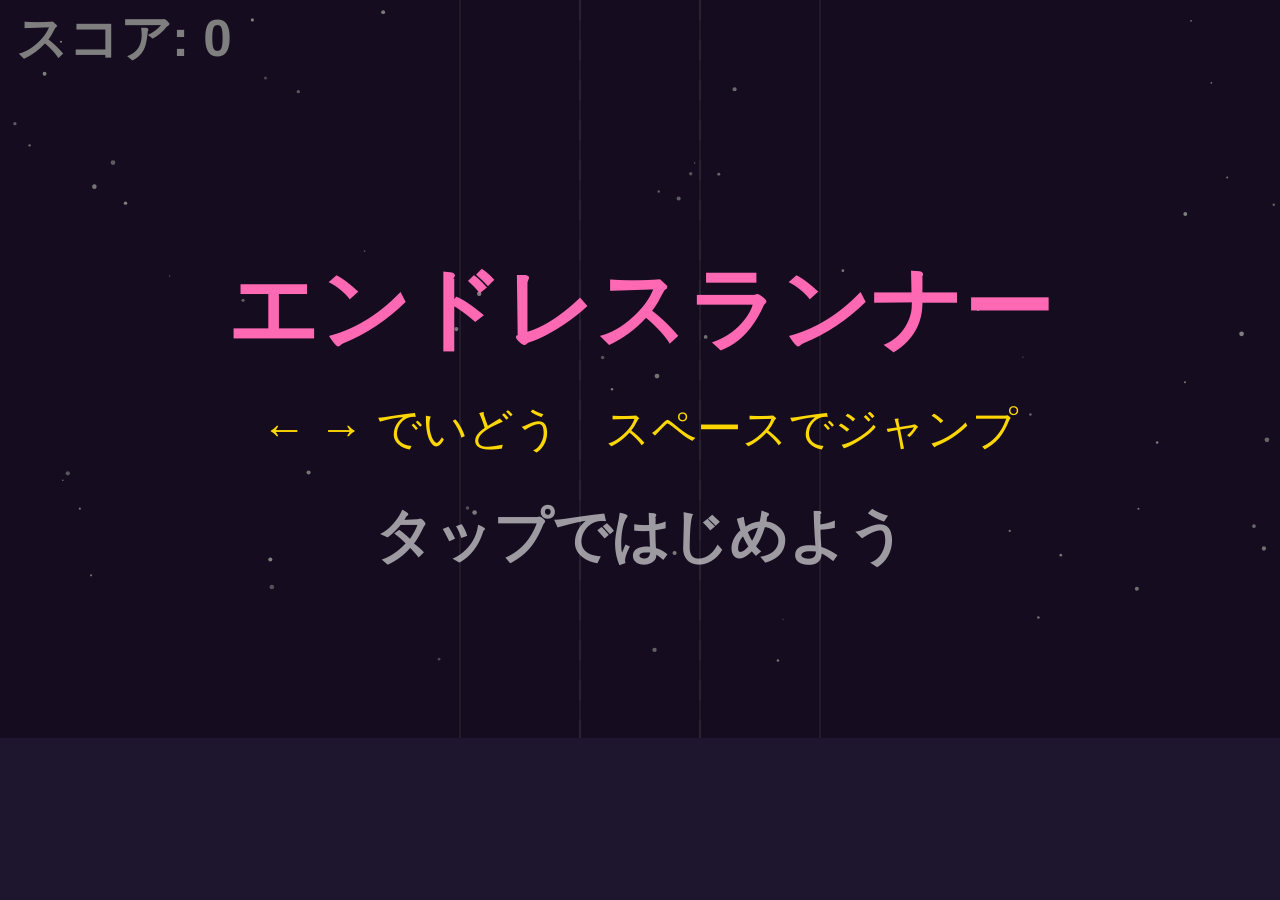
<file: games/runner.html>
<!DOCTYPE html>
<html lang="ja">
<head>
<meta charset="UTF-8">
<meta name="viewport" content="width=device-width, initial-scale=1.0, user-scalable=no">
<title>エンドレスランナー</title>
<style>
* {
  margin: 0;
  padding: 0;
  box-sizing: border-box;
  touch-action: none;
  -webkit-touch-callout: none;
  -webkit-user-select: none;
  user-select: none;
}
html, body {
  width: 100%;
  height: 100%;
  overflow: hidden;
  background: #2a1a3e;
}
canvas {
  display: block;
  width: 100%;
  height: 100%;
}
</style>
</head>
<body>
<canvas id="c"></canvas>
<script>
(function() {
  const canvas = document.getElementById('c');
  const ctx = canvas.getContext('2d');

  // --- Constants & State ---
  const LANE_COUNT = 3;
  const PLAYER_COLOR = '#ff69b4';
  const OBSTACLE_COLORS = ['#ff6347', '#ff8c00', '#32cd32', '#1e90ff'];
  const COIN_COLOR = '#ffd700';
  const BG_COLOR = '#2a1a3e';
  const GROUND_COLOR = '#3d2a5c';
  const STAR_COUNT = 60;

  let W, H;
  let laneWidth, laneY, laneCenters;
  let playerSize, obstacleW, obstacleH, coinRadius;
  let groundY;

  // Game state
  let state = 'start'; // start | playing | over
  let score = 0;
  let highScore = 0;
  let speed = 4;
  let baseSpeed = 4;
  let frame = 0;
  let lane = 1;
  let jumping = false;
  let jumpVel = 0;
  let jumpY = 0;
  let gravity = 0;
  let jumpStrength = 0;
  let obstacles = [];
  let coins = [];
  let particles = [];
  let stars = [];
  let nextSpawnDist = 0;
  let distTraveled = 0;
  let animId = null;

  // Touch
  let touchStartX = 0;
  let touchStartY = 0;
  let touchStartTime = 0;

  function resize() {
    const dpr = window.devicePixelRatio || 1;
    W = canvas.clientWidth;
    H = canvas.clientHeight;
    canvas.width = W * dpr;
    canvas.height = H * dpr;
    ctx.setTransform(dpr, 0, 0, dpr, 0, 0);

    groundY = H * 0.82;
    laneWidth = Math.min(W * 0.22, 120);
    playerSize = Math.min(laneWidth * 0.55, 50);
    obstacleW = laneWidth * 0.6;
    obstacleH = playerSize * 1.0;
    coinRadius = playerSize * 0.28;
    jumpStrength = H * 0.028;
    gravity = H * 0.0012;

    const totalLanesWidth = laneWidth * LANE_COUNT;
    const startX = (W - totalLanesWidth) / 2;
    laneCenters = [];
    for (let i = 0; i < LANE_COUNT; i++) {
      laneCenters[i] = startX + laneWidth * (i + 0.5);
    }

    // Generate stars
    stars = [];
    for (let i = 0; i < STAR_COUNT; i++) {
      stars.push({
        x: Math.random() * W,
        y: Math.random() * groundY * 0.9,
        r: Math.random() * 2 + 0.5,
        twinkle: Math.random() * Math.PI * 2
      });
    }
  }

  function resetGame() {
    score = 0;
    speed = baseSpeed;
    frame = 0;
    lane = 1;
    jumping = false;
    jumpVel = 0;
    jumpY = 0;
    obstacles = [];
    coins = [];
    particles = [];
    nextSpawnDist = 0;
    distTraveled = 0;
  }

  // --- Spawning ---
  function spawnRow() {
    const types = [];
    // Always leave at least one lane free
    const blockedCount = Math.random() < 0.3 ? 2 : 1;
    const blocked = new Set();
    while (blocked.size < blockedCount) {
      blocked.add(Math.floor(Math.random() * LANE_COUNT));
    }

    for (let i = 0; i < LANE_COUNT; i++) {
      if (blocked.has(i)) {
        types.push('obstacle');
      } else if (Math.random() < 0.5) {
        types.push('coin');
      } else {
        types.push(null);
      }
    }

    for (let i = 0; i < LANE_COUNT; i++) {
      const x = laneCenters[i];
      const y = -obstacleH;
      if (types[i] === 'obstacle') {
        obstacles.push({
          x: x,
          y: y,
          w: obstacleW,
          h: obstacleH,
          color: OBSTACLE_COLORS[Math.floor(Math.random() * OBSTACLE_COLORS.length)]
        });
      } else if (types[i] === 'coin') {
        coins.push({
          x: x,
          y: y,
          r: coinRadius,
          collected: false
        });
      }
    }
  }

  // --- Particles ---
  function spawnParticles(x, y, color, count) {
    for (let i = 0; i < count; i++) {
      particles.push({
        x: x,
        y: y,
        vx: (Math.random() - 0.5) * 6,
        vy: (Math.random() - 0.5) * 6,
        life: 1,
        color: color,
        r: Math.random() * 4 + 2
      });
    }
  }

  // --- Collision ---
  function playerBox() {
    const px = laneCenters[lane];
    const py = groundY - playerSize - jumpY;
    return {
      x: px - playerSize / 2 + 4,
      y: py + 4,
      w: playerSize - 8,
      h: playerSize - 8
    };
  }

  function rectsOverlap(a, bx, by, bw, bh) {
    return a.x < bx + bw && a.x + a.w > bx && a.y < by + bh && a.y + a.h > by;
  }

  // --- Input ---
  function changeLane(dir) {
    if (state === 'playing') {
      lane = Math.max(0, Math.min(LANE_COUNT - 1, lane + dir));
    }
  }

  function jump() {
    if (state === 'playing' && !jumping) {
      jumping = true;
      jumpVel = jumpStrength;
    }
  }

  function startOrRetry() {
    if (state === 'start' || state === 'over') {
      resetGame();
      state = 'playing';
    }
  }

  document.addEventListener('keydown', function(e) {
    if (e.code === 'ArrowLeft' || e.code === 'KeyA') { e.preventDefault(); changeLane(-1); }
    if (e.code === 'ArrowRight' || e.code === 'KeyD') { e.preventDefault(); changeLane(1); }
    if (e.code === 'ArrowUp' || e.code === 'Space' || e.code === 'KeyW') { e.preventDefault(); jump(); }
    if (e.code === 'Enter' || e.code === 'Space') { e.preventDefault(); startOrRetry(); }
  });

  canvas.addEventListener('touchstart', function(e) {
    e.preventDefault();
    const t = e.touches[0];
    touchStartX = t.clientX;
    touchStartY = t.clientY;
    touchStartTime = Date.now();
  }, { passive: false });

  canvas.addEventListener('touchend', function(e) {
    e.preventDefault();
    if (state !== 'playing') {
      startOrRetry();
      return;
    }
    const t = e.changedTouches[0];
    const dx = t.clientX - touchStartX;
    const dy = t.clientY - touchStartY;
    const dt = Date.now() - touchStartTime;
    const dist = Math.sqrt(dx * dx + dy * dy);

    if (dist < 20 && dt < 300) {
      jump();
    } else if (Math.abs(dx) > Math.abs(dy) && Math.abs(dx) > 30) {
      changeLane(dx > 0 ? 1 : -1);
    } else if (dy < -30) {
      jump();
    }
  }, { passive: false });

  canvas.addEventListener('click', function() {
    startOrRetry();
  });

  // --- Drawing ---
  function drawRoundRect(x, y, w, h, r) {
    ctx.beginPath();
    ctx.moveTo(x + r, y);
    ctx.lineTo(x + w - r, y);
    ctx.quadraticCurveTo(x + w, y, x + w, y + r);
    ctx.lineTo(x + w, y + h - r);
    ctx.quadraticCurveTo(x + w, y + h, x + w - r, y + h);
    ctx.lineTo(x + r, y + h);
    ctx.quadraticCurveTo(x, y + h, x, y + h - r);
    ctx.lineTo(x, y + r);
    ctx.quadraticCurveTo(x, y, x + r, y);
    ctx.closePath();
  }

  function drawBackground() {
    ctx.fillStyle = BG_COLOR;
    ctx.fillRect(0, 0, W, H);

    // Stars
    for (let s of stars) {
      const alpha = 0.4 + 0.6 * Math.abs(Math.sin(s.twinkle + frame * 0.02));
      ctx.globalAlpha = alpha;
      ctx.fillStyle = '#fff';
      ctx.beginPath();
      ctx.arc(s.x, s.y, s.r, 0, Math.PI * 2);
      ctx.fill();
    }
    ctx.globalAlpha = 1;

    // Ground
    ctx.fillStyle = GROUND_COLOR;
    ctx.fillRect(0, groundY, W, H - groundY);

    // Lane lines
    const totalLanesWidth = laneWidth * LANE_COUNT;
    const startX = (W - totalLanesWidth) / 2;
    ctx.strokeStyle = 'rgba(255,255,255,0.12)';
    ctx.lineWidth = 2;
    for (let i = 0; i <= LANE_COUNT; i++) {
      const lx = startX + laneWidth * i;
      ctx.beginPath();
      ctx.moveTo(lx, 0);
      ctx.lineTo(lx, groundY);
      ctx.stroke();
    }

    // Road dashes (scrolling)
    ctx.strokeStyle = 'rgba(255,255,255,0.08)';
    ctx.lineWidth = 2;
    ctx.setLineDash([20, 20]);
    const dashOffset = (distTraveled * 3) % 40;
    ctx.lineDashOffset = -dashOffset;
    for (let i = 1; i < LANE_COUNT; i++) {
      const lx = startX + laneWidth * i;
      ctx.beginPath();
      ctx.moveTo(lx, 0);
      ctx.lineTo(lx, groundY);
      ctx.stroke();
    }
    ctx.setLineDash([]);
  }

  function drawPlayer() {
    const px = laneCenters[lane];
    const py = groundY - playerSize - jumpY;

    // Shadow
    ctx.fillStyle = 'rgba(0,0,0,0.25)';
    ctx.beginPath();
    ctx.ellipse(px, groundY - 2, playerSize * 0.4, 6, 0, 0, Math.PI * 2);
    ctx.fill();

    // Body
    ctx.fillStyle = PLAYER_COLOR;
    drawRoundRect(px - playerSize / 2, py, playerSize, playerSize, 8);
    ctx.fill();

    // Face
    const eyeSize = playerSize * 0.1;
    const eyeY = py + playerSize * 0.35;
    ctx.fillStyle = '#fff';
    ctx.beginPath();
    ctx.arc(px - playerSize * 0.18, eyeY, eyeSize + 2, 0, Math.PI * 2);
    ctx.arc(px + playerSize * 0.18, eyeY, eyeSize + 2, 0, Math.PI * 2);
    ctx.fill();
    ctx.fillStyle = '#333';
    ctx.beginPath();
    ctx.arc(px - playerSize * 0.18, eyeY, eyeSize, 0, Math.PI * 2);
    ctx.arc(px + playerSize * 0.18, eyeY, eyeSize, 0, Math.PI * 2);
    ctx.fill();

    // Smile
    ctx.strokeStyle = '#fff';
    ctx.lineWidth = 2;
    ctx.beginPath();
    ctx.arc(px, py + playerSize * 0.55, playerSize * 0.15, 0.1 * Math.PI, 0.9 * Math.PI);
    ctx.stroke();
  }

  function drawObstacles() {
    for (let o of obstacles) {
      ctx.fillStyle = o.color;
      drawRoundRect(o.x - o.w / 2, o.y, o.w, o.h, 6);
      ctx.fill();

      // Highlight
      ctx.fillStyle = 'rgba(255,255,255,0.2)';
      drawRoundRect(o.x - o.w / 2 + 4, o.y + 4, o.w - 8, o.h * 0.35, 4);
      ctx.fill();

      // X mark
      ctx.strokeStyle = 'rgba(255,255,255,0.5)';
      ctx.lineWidth = 3;
      const cx = o.x;
      const cy = o.y + o.h / 2;
      const s = Math.min(o.w, o.h) * 0.2;
      ctx.beginPath();
      ctx.moveTo(cx - s, cy - s);
      ctx.lineTo(cx + s, cy + s);
      ctx.moveTo(cx + s, cy - s);
      ctx.lineTo(cx - s, cy + s);
      ctx.stroke();
    }
  }

  function drawCoins() {
    for (let c of coins) {
      if (c.collected) continue;
      // Glow
      ctx.fillStyle = 'rgba(255, 215, 0, 0.2)';
      ctx.beginPath();
      ctx.arc(c.x, c.y, c.r * 2, 0, Math.PI * 2);
      ctx.fill();

      // Coin body
      ctx.fillStyle = COIN_COLOR;
      ctx.beginPath();
      ctx.arc(c.x, c.y, c.r, 0, Math.PI * 2);
      ctx.fill();

      // Shine
      ctx.fillStyle = 'rgba(255,255,255,0.5)';
      ctx.beginPath();
      ctx.arc(c.x - c.r * 0.25, c.y - c.r * 0.25, c.r * 0.4, 0, Math.PI * 2);
      ctx.fill();
    }
  }

  function drawParticles() {
    for (let p of particles) {
      ctx.globalAlpha = p.life;
      ctx.fillStyle = p.color;
      ctx.beginPath();
      ctx.arc(p.x, p.y, p.r * p.life, 0, Math.PI * 2);
      ctx.fill();
    }
    ctx.globalAlpha = 1;
  }

  function drawHUD() {
    // Score
    ctx.fillStyle = '#fff';
    ctx.font = 'bold ' + Math.max(18, W * 0.04) + 'px sans-serif';
    ctx.textAlign = 'left';
    ctx.textBaseline = 'top';
    ctx.fillText('スコア: ' + score, 16, 16);

    if (highScore > 0) {
      ctx.font = Math.max(14, W * 0.025) + 'px sans-serif';
      ctx.fillStyle = 'rgba(255,255,255,0.6)';
      ctx.fillText('さいこう: ' + highScore, 16, 16 + Math.max(22, W * 0.05));
    }
  }

  function drawStartScreen() {
    ctx.fillStyle = 'rgba(0,0,0,0.5)';
    ctx.fillRect(0, 0, W, H);

    ctx.textAlign = 'center';
    ctx.textBaseline = 'middle';

    ctx.fillStyle = '#ff69b4';
    ctx.font = 'bold ' + Math.max(28, W * 0.07) + 'px sans-serif';
    ctx.fillText('エンドレスランナー', W / 2, H * 0.35);

    ctx.fillStyle = '#ffd700';
    ctx.font = Math.max(16, W * 0.035) + 'px sans-serif';
    ctx.fillText('← → でいどう　スペースでジャンプ', W / 2, H * 0.48);

    const pulse = 0.7 + 0.3 * Math.sin(frame * 0.06);
    ctx.globalAlpha = pulse;
    ctx.fillStyle = '#fff';
    ctx.font = 'bold ' + Math.max(20, W * 0.045) + 'px sans-serif';
    ctx.fillText('タップではじめよう', W / 2, H * 0.6);
    ctx.globalAlpha = 1;
  }

  function drawGameOver() {
    ctx.fillStyle = 'rgba(0,0,0,0.6)';
    ctx.fillRect(0, 0, W, H);

    ctx.textAlign = 'center';
    ctx.textBaseline = 'middle';

    ctx.fillStyle = '#ff6347';
    ctx.font = 'bold ' + Math.max(32, W * 0.08) + 'px sans-serif';
    ctx.fillText('ゲームオーバー', W / 2, H * 0.32);

    ctx.fillStyle = '#fff';
    ctx.font = Math.max(20, W * 0.045) + 'px sans-serif';
    ctx.fillText('スコア: ' + score, W / 2, H * 0.44);

    if (score >= highScore && score > 0) {
      ctx.fillStyle = '#ffd700';
      ctx.font = Math.max(16, W * 0.035) + 'px sans-serif';
      ctx.fillText('あたらしいきろく!', W / 2, H * 0.52);
    }

    const pulse = 0.7 + 0.3 * Math.sin(frame * 0.06);
    ctx.globalAlpha = pulse;
    ctx.fillStyle = '#32cd32';
    ctx.font = 'bold ' + Math.max(20, W * 0.045) + 'px sans-serif';
    ctx.fillText('もういちどあそぶ', W / 2, H * 0.64);
    ctx.globalAlpha = 1;
  }

  // --- Update ---
  function update() {
    if (state !== 'playing') return;

    frame++;
    speed = baseSpeed + frame * 0.002;
    distTraveled += speed;

    // Spawn
    nextSpawnDist -= speed;
    if (nextSpawnDist <= 0) {
      spawnRow();
      nextSpawnDist = Math.max(playerSize * 2.5, 180 - frame * 0.1);
    }

    // Jump
    if (jumping) {
      jumpY += jumpVel;
      jumpVel -= gravity;
      if (jumpY <= 0) {
        jumpY = 0;
        jumpVel = 0;
        jumping = false;
      }
    }

    // Move obstacles
    for (let i = obstacles.length - 1; i >= 0; i--) {
      obstacles[i].y += speed;
      if (obstacles[i].y > H + 50) {
        obstacles.splice(i, 1);
        score++;
      }
    }

    // Move coins
    for (let i = coins.length - 1; i >= 0; i--) {
      coins[i].y += speed;
      if (coins[i].y > H + 50) {
        coins.splice(i, 1);
      }
    }

    // Particles
    for (let i = particles.length - 1; i >= 0; i--) {
      const p = particles[i];
      p.x += p.vx;
      p.y += p.vy;
      p.life -= 0.03;
      if (p.life <= 0) particles.splice(i, 1);
    }

    // Collision - obstacles
    const pb = playerBox();
    for (let o of obstacles) {
      if (rectsOverlap(pb, o.x - o.w / 2, o.y, o.w, o.h)) {
        // Game over
        spawnParticles(pb.x + pb.w / 2, pb.y + pb.h / 2, '#ff69b4', 20);
        if (score > highScore) highScore = score;
        state = 'over';
        return;
      }
    }

    // Collision - coins
    for (let c of coins) {
      if (c.collected) continue;
      const cdx = (pb.x + pb.w / 2) - c.x;
      const cdy = (pb.y + pb.h / 2) - c.y;
      const cdist = Math.sqrt(cdx * cdx + cdy * cdy);
      if (cdist < c.r + pb.w / 2) {
        c.collected = true;
        score += 5;
        spawnParticles(c.x, c.y, COIN_COLOR, 8);
      }
    }
  }

  // --- Main Loop ---
  function loop() {
    update();

    drawBackground();
    drawObstacles();
    drawCoins();
    drawParticles();
    if (state === 'playing' || state === 'over') {
      drawPlayer();
    }
    drawHUD();

    if (state === 'start') drawStartScreen();
    if (state === 'over') drawGameOver();

    frame++;
    animId = requestAnimationFrame(loop);
  }

  // --- Init ---
  window.addEventListener('resize', resize);
  resize();
  loop();

})();
</script>
</body>
</html>
</file>
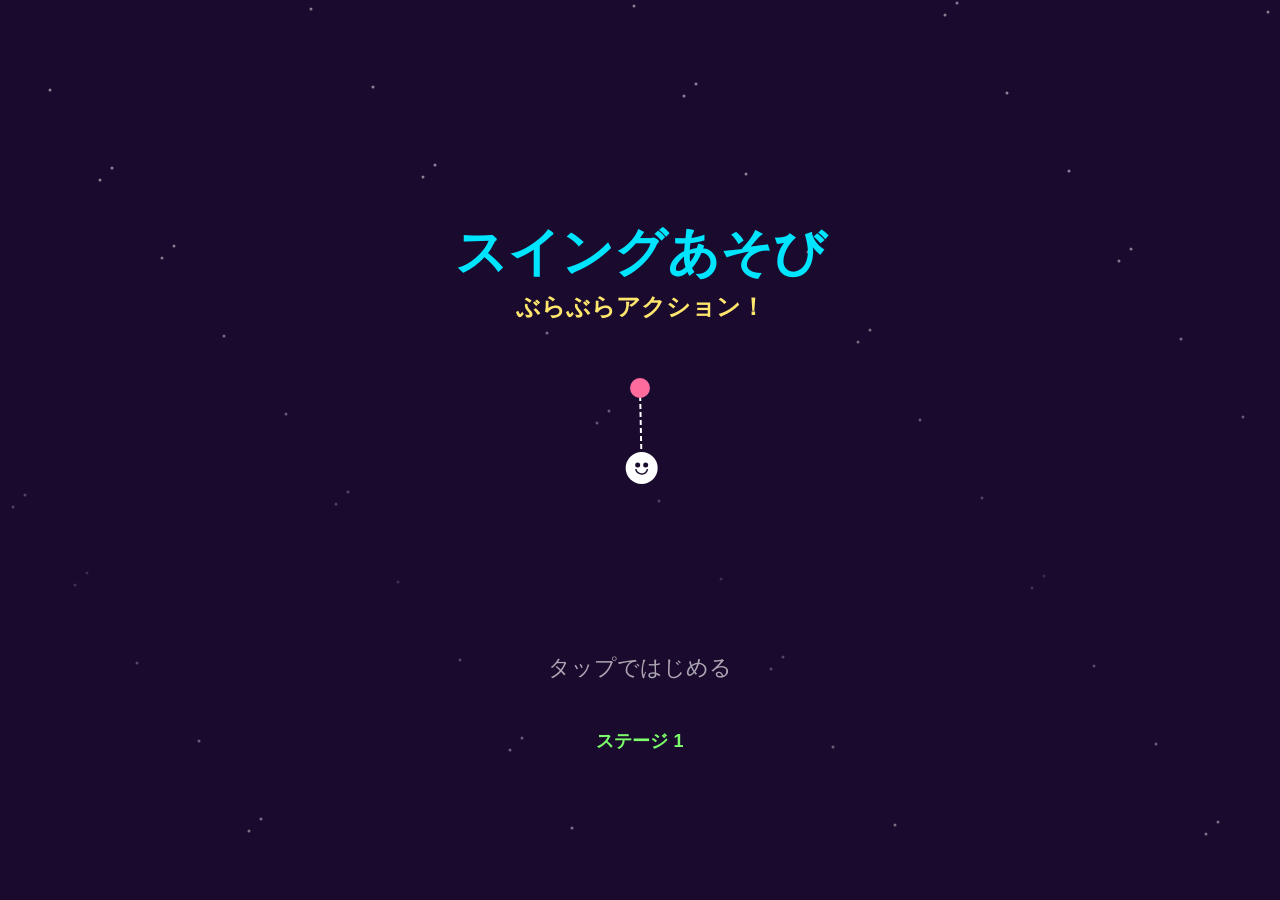
<file: games/swing.html>
<!DOCTYPE html>
<html lang="ja">
<head>
<meta charset="UTF-8">
<meta name="viewport" content="width=device-width, initial-scale=1.0, user-scalable=no">
<title>スイングあそび</title>
<style>
* { margin: 0; padding: 0; box-sizing: border-box; }
html, body {
  width: 100%; height: 100%;
  overflow: hidden;
  background: #1a0a2e;
  font-family: 'Hiragino Kaku Gothic Pro', 'Yu Gothic', sans-serif;
  touch-action: none;
  user-select: none;
  -webkit-user-select: none;
}
canvas {
  display: block;
  width: 100%; height: 100%;
}
</style>
</head>
<body>
<canvas id="c"></canvas>
<script>
(function() {
"use strict";

const canvas = document.getElementById('c');
const ctx = canvas.getContext('2d');

let W, H;
function resize() {
  W = canvas.width = window.innerWidth;
  H = canvas.height = window.innerHeight;
}
resize();
window.addEventListener('resize', resize);

// Colors
const BG = '#1a0a2e';
const PINK = '#ff6b9d';
const CYAN = '#00e5ff';
const YELLOW = '#ffe66d';
const GREEN = '#7cff6b';
const ORANGE = '#ffaa5c';
const WHITE = '#ffffff';
const PURPLE_LIGHT = '#8b5cf6';
const ANCHOR_COLORS = [PINK, CYAN, YELLOW, GREEN, ORANGE, PURPLE_LIGHT];

// Physics
const GRAVITY = 0.35;
const ROPE_STIFFNESS = 0.02;
const DAMPING = 0.999;
const PLAYER_RADIUS = 14;
const ANCHOR_RADIUS = 12;
const GRAPPLE_RANGE = 350;

// Game state
let state = 'menu'; // menu, playing, clear, gameover
let currentStage = 0;
let player, anchors, flag, camera, rope, particles;
let inputDown = false;
let bestAnchor = null;
let groundY;
let deathY;
let stageStartX;

// Stages: arrays of anchor positions {x, y} relative to stage start
function generateStages() {
  const stages = [];

  // Stage 1: Easy - close anchors, gentle path
  stages.push({
    name: 'ステージ 1',
    anchors: [
      {x: 200, y: 180}, {x: 420, y: 140}, {x: 650, y: 170},
      {x: 870, y: 130}, {x: 1100, y: 160}, {x: 1300, y: 120},
      {x: 1500, y: 150}
    ],
    flagX: 1700,
    startY: 400
  });

  // Stage 2: Medium spacing
  stages.push({
    name: 'ステージ 2',
    anchors: [
      {x: 250, y: 160}, {x: 520, y: 120}, {x: 800, y: 170},
      {x: 1050, y: 100}, {x: 1350, y: 150}, {x: 1600, y: 110},
      {x: 1900, y: 140}, {x: 2150, y: 100}
    ],
    flagX: 2350,
    startY: 400
  });

  // Stage 3: Varying heights
  stages.push({
    name: 'ステージ 3',
    anchors: [
      {x: 280, y: 200}, {x: 550, y: 80}, {x: 830, y: 220},
      {x: 1050, y: 90}, {x: 1350, y: 200}, {x: 1580, y: 70},
      {x: 1850, y: 180}, {x: 2100, y: 100}, {x: 2400, y: 160}
    ],
    flagX: 2600,
    startY: 400
  });

  // Stage 4: Wider gaps
  stages.push({
    name: 'ステージ 4',
    anchors: [
      {x: 300, y: 150}, {x: 650, y: 100}, {x: 1000, y: 180},
      {x: 1300, y: 80}, {x: 1700, y: 160}, {x: 2050, y: 90},
      {x: 2450, y: 150}, {x: 2800, y: 110}
    ],
    flagX: 3100,
    startY: 400
  });

  // Stage 5: Expert - big gaps, tricky heights
  stages.push({
    name: 'ステージ 5',
    anchors: [
      {x: 320, y: 140}, {x: 720, y: 80}, {x: 1150, y: 200},
      {x: 1500, y: 70}, {x: 1950, y: 190}, {x: 2300, y: 60},
      {x: 2750, y: 170}, {x: 3100, y: 90}, {x: 3500, y: 150}
    ],
    flagX: 3800,
    startY: 400
  });

  // Stage 6: Zigzag madness
  stages.push({
    name: 'ステージ 6',
    anchors: [
      {x: 280, y: 100}, {x: 600, y: 240}, {x: 900, y: 70},
      {x: 1250, y: 230}, {x: 1550, y: 80}, {x: 1900, y: 220},
      {x: 2200, y: 60}, {x: 2600, y: 210}, {x: 2900, y: 80},
      {x: 3250, y: 190}
    ],
    flagX: 3500,
    startY: 400
  });

  // Stage 7: The final challenge
  stages.push({
    name: 'ステージ 7',
    anchors: [
      {x: 350, y: 120}, {x: 800, y: 60}, {x: 1250, y: 220},
      {x: 1600, y: 50}, {x: 2100, y: 200}, {x: 2500, y: 70},
      {x: 3000, y: 210}, {x: 3400, y: 55}, {x: 3900, y: 180},
      {x: 4300, y: 65}
    ],
    flagX: 4600,
    startY: 400
  });

  return stages;
}

const STAGES = generateStages();

// Particles
function spawnParticles(x, y, color, count) {
  for (let i = 0; i < count; i++) {
    const angle = Math.random() * Math.PI * 2;
    const speed = 1 + Math.random() * 4;
    particles.push({
      x, y,
      vx: Math.cos(angle) * speed,
      vy: Math.sin(angle) * speed,
      life: 40 + Math.random() * 30,
      maxLife: 40 + Math.random() * 30,
      color,
      r: 2 + Math.random() * 4
    });
  }
}

function initStage(stageIdx) {
  const s = STAGES[stageIdx];
  player = {
    x: 80,
    y: s.startY,
    vx: 0,
    vy: 0,
    attached: false,
    anchorIdx: -1,
    ropeLen: 0
  };
  anchors = s.anchors.map((a, i) => ({
    x: a.x, y: a.y,
    color: ANCHOR_COLORS[i % ANCHOR_COLORS.length],
    grabbed: false
  }));
  flag = { x: s.flagX, y: H - 80 };
  camera = { x: 0 };
  particles = [];
  groundY = H - 40;
  deathY = H + 200;
  state = 'playing';
  bestAnchor = null;
}

// Find nearest anchor within range and above player
function findNearestAnchor() {
  let best = null;
  let bestDist = GRAPPLE_RANGE;
  for (let i = 0; i < anchors.length; i++) {
    const a = anchors[i];
    const dx = a.x - player.x;
    const dy = a.y - player.y;
    const dist = Math.sqrt(dx * dx + dy * dy);
    if (dist < bestDist && a.y < player.y) {
      bestDist = dist;
      best = i;
    }
  }
  return best;
}

// Input
function onDown(e) {
  e.preventDefault();
  inputDown = true;
  if (state === 'menu') {
    initStage(currentStage);
    return;
  }
  if (state === 'clear') {
    currentStage++;
    if (currentStage >= STAGES.length) currentStage = 0;
    initStage(currentStage);
    return;
  }
  if (state === 'gameover') {
    initStage(currentStage);
    return;
  }
  if (state === 'playing' && !player.attached) {
    const idx = findNearestAnchor();
    if (idx !== null) {
      player.attached = true;
      player.anchorIdx = idx;
      anchors[idx].grabbed = true;
      const dx = player.x - anchors[idx].x;
      const dy = player.y - anchors[idx].y;
      player.ropeLen = Math.sqrt(dx * dx + dy * dy);
      spawnParticles(anchors[idx].x, anchors[idx].y, anchors[idx].color, 8);
    }
  }
}

function onUp(e) {
  e.preventDefault();
  inputDown = false;
  if (state === 'playing' && player.attached) {
    anchors[player.anchorIdx].grabbed = false;
    player.attached = false;
    player.anchorIdx = -1;
    // Give a slight upward boost on release
    player.vy -= 1;
  }
}

canvas.addEventListener('mousedown', onDown);
canvas.addEventListener('mouseup', onUp);
canvas.addEventListener('touchstart', onDown, { passive: false });
canvas.addEventListener('touchend', onUp, { passive: false });
canvas.addEventListener('touchcancel', onUp, { passive: false });

// Physics update
function update() {
  if (state !== 'playing') return;

  // Gravity
  player.vy += GRAVITY;

  if (player.attached) {
    const a = anchors[player.anchorIdx];
    const dx = player.x - a.x;
    const dy = player.y - a.y;
    const dist = Math.sqrt(dx * dx + dy * dy);

    if (dist > player.ropeLen) {
      // Constrain to rope length (pendulum)
      const angle = Math.atan2(dy, dx);
      player.x = a.x + Math.cos(angle) * player.ropeLen;
      player.y = a.y + Math.sin(angle) * player.ropeLen;

      // Project velocity onto tangent
      const nx = dx / dist;
      const ny = dy / dist;
      const dot = player.vx * nx + player.vy * ny;
      player.vx -= dot * nx;
      player.vy -= dot * ny;
    }

    // Slight rope shortening for fun momentum
    if (player.ropeLen > 50) {
      player.ropeLen -= 0.3;
    }
  }

  player.vx *= DAMPING;
  player.vy *= DAMPING;

  player.x += player.vx;
  player.y += player.vy;

  // Ground collision
  if (player.y > groundY - PLAYER_RADIUS) {
    player.y = groundY - PLAYER_RADIUS;
    player.vy = -player.vy * 0.3;
    player.vx *= 0.9;
    if (Math.abs(player.vy) < 1) player.vy = 0;
  }

  // Death: fell below screen
  if (player.y > deathY) {
    state = 'gameover';
    return;
  }

  // Camera follows player
  const targetCamX = player.x - W * 0.3;
  camera.x += (targetCamX - camera.x) * 0.08;
  if (camera.x < 0) camera.x = 0;

  // Check flag collision
  const fx = flag.x - player.x;
  const fy = flag.y - 30 - player.y;
  if (Math.sqrt(fx * fx + fy * fy) < 40) {
    state = 'clear';
    spawnParticles(flag.x, flag.y - 30, YELLOW, 30);
    spawnParticles(flag.x, flag.y - 30, PINK, 20);
    spawnParticles(flag.x, flag.y - 30, CYAN, 20);
  }

  // Update best anchor indicator
  if (!player.attached) {
    bestAnchor = findNearestAnchor();
  } else {
    bestAnchor = null;
  }

  // Update particles
  for (let i = particles.length - 1; i >= 0; i--) {
    const p = particles[i];
    p.x += p.vx;
    p.y += p.vy;
    p.vy += 0.05;
    p.life--;
    if (p.life <= 0) particles.splice(i, 1);
  }

  // Trail particles
  if (Math.abs(player.vx) + Math.abs(player.vy) > 3) {
    particles.push({
      x: player.x, y: player.y,
      vx: (Math.random() - 0.5) * 0.5,
      vy: (Math.random() - 0.5) * 0.5,
      life: 15, maxLife: 15,
      color: CYAN, r: 3
    });
  }
}

// Drawing
function drawBackground() {
  ctx.fillStyle = BG;
  ctx.fillRect(0, 0, W, H);

  // Stars
  const starSeed = 12345;
  for (let i = 0; i < 80; i++) {
    const sx = ((starSeed * (i + 1) * 7) % W + W) % W;
    const sy = ((starSeed * (i + 1) * 13) % (H - 100) + H - 100) % (H - 100);
    const blink = 0.3 + 0.7 * Math.abs(Math.sin(Date.now() * 0.001 + i));
    ctx.globalAlpha = blink * 0.6;
    ctx.fillStyle = WHITE;
    ctx.beginPath();
    ctx.arc(sx, sy, 1.5, 0, Math.PI * 2);
    ctx.fill();
  }
  ctx.globalAlpha = 1;
}

function drawGround() {
  ctx.save();
  ctx.translate(-camera.x, 0);

  // Ground
  const grad = ctx.createLinearGradient(0, groundY, 0, H);
  grad.addColorStop(0, '#2d1b69');
  grad.addColorStop(1, '#1a0a2e');
  ctx.fillStyle = grad;
  ctx.fillRect(camera.x - 10, groundY, W + 20, H - groundY);

  // Ground line
  ctx.strokeStyle = PURPLE_LIGHT;
  ctx.lineWidth = 2;
  ctx.beginPath();
  ctx.moveTo(camera.x - 10, groundY);
  ctx.lineTo(camera.x + W + 10, groundY);
  ctx.stroke();

  ctx.restore();
}

function drawAnchors() {
  ctx.save();
  ctx.translate(-camera.x, 0);

  for (let i = 0; i < anchors.length; i++) {
    const a = anchors[i];
    const screenX = a.x - camera.x;
    if (screenX < -50 || screenX > W + 50) continue;

    // Glow
    const pulse = 0.6 + 0.4 * Math.sin(Date.now() * 0.003 + i);
    ctx.globalAlpha = 0.3 * pulse;
    ctx.fillStyle = a.color;
    ctx.beginPath();
    ctx.arc(a.x, a.y, ANCHOR_RADIUS * 2.5, 0, Math.PI * 2);
    ctx.fill();

    // Highlight best anchor
    if (bestAnchor === i && state === 'playing') {
      ctx.globalAlpha = 0.4 + 0.3 * Math.sin(Date.now() * 0.008);
      ctx.strokeStyle = WHITE;
      ctx.lineWidth = 2;
      ctx.beginPath();
      ctx.arc(a.x, a.y, ANCHOR_RADIUS + 8, 0, Math.PI * 2);
      ctx.stroke();
    }

    ctx.globalAlpha = 1;

    // Anchor body
    ctx.fillStyle = a.grabbed ? WHITE : a.color;
    ctx.beginPath();
    ctx.arc(a.x, a.y, ANCHOR_RADIUS, 0, Math.PI * 2);
    ctx.fill();

    // Inner highlight
    ctx.fillStyle = 'rgba(255,255,255,0.4)';
    ctx.beginPath();
    ctx.arc(a.x - 3, a.y - 3, ANCHOR_RADIUS * 0.45, 0, Math.PI * 2);
    ctx.fill();
  }

  ctx.restore();
}

function drawRope() {
  if (!player.attached) return;
  ctx.save();
  ctx.translate(-camera.x, 0);

  const a = anchors[player.anchorIdx];
  ctx.strokeStyle = WHITE;
  ctx.lineWidth = 2.5;
  ctx.setLineDash([6, 4]);
  ctx.beginPath();
  ctx.moveTo(a.x, a.y);
  ctx.lineTo(player.x, player.y);
  ctx.stroke();
  ctx.setLineDash([]);

  ctx.restore();
}

function drawPlayer() {
  ctx.save();
  ctx.translate(-camera.x, 0);

  const px = player.x;
  const py = player.y;

  // Glow
  ctx.globalAlpha = 0.3;
  ctx.fillStyle = CYAN;
  ctx.beginPath();
  ctx.arc(px, py, PLAYER_RADIUS * 2, 0, Math.PI * 2);
  ctx.fill();
  ctx.globalAlpha = 1;

  // Body circle
  ctx.fillStyle = WHITE;
  ctx.beginPath();
  ctx.arc(px, py, PLAYER_RADIUS, 0, Math.PI * 2);
  ctx.fill();

  // Face
  ctx.fillStyle = '#1a0a2e';
  // Eyes
  ctx.beginPath();
  ctx.arc(px - 4, py - 3, 2.5, 0, Math.PI * 2);
  ctx.fill();
  ctx.beginPath();
  ctx.arc(px + 4, py - 3, 2.5, 0, Math.PI * 2);
  ctx.fill();
  // Smile
  ctx.strokeStyle = '#1a0a2e';
  ctx.lineWidth = 1.5;
  ctx.beginPath();
  ctx.arc(px, py, 6, 0.2, Math.PI - 0.2);
  ctx.stroke();

  // Limbs (stickman style)
  const angle = Math.atan2(player.vy, player.vx);
  ctx.strokeStyle = WHITE;
  ctx.lineWidth = 2.5;
  ctx.lineCap = 'round';

  // Legs
  const legSpread = player.attached ? 0.4 : 0.25;
  ctx.beginPath();
  ctx.moveTo(px, py + PLAYER_RADIUS - 2);
  ctx.lineTo(px - Math.cos(angle + 0.5) * 14 - legSpread * 10, py + PLAYER_RADIUS + 10);
  ctx.stroke();
  ctx.beginPath();
  ctx.moveTo(px, py + PLAYER_RADIUS - 2);
  ctx.lineTo(px - Math.cos(angle - 0.5) * 14 + legSpread * 10, py + PLAYER_RADIUS + 10);
  ctx.stroke();

  // Arms
  if (player.attached) {
    const a = anchors[player.anchorIdx];
    const armAngle = Math.atan2(a.y - py, a.x - px);
    ctx.beginPath();
    ctx.moveTo(px, py - 2);
    ctx.lineTo(px + Math.cos(armAngle) * 16, py + Math.sin(armAngle) * 16 - 2);
    ctx.stroke();
    ctx.beginPath();
    ctx.moveTo(px, py - 2);
    ctx.lineTo(px + Math.cos(armAngle + 0.3) * 14, py + Math.sin(armAngle + 0.3) * 14 - 2);
    ctx.stroke();
  } else {
    ctx.beginPath();
    ctx.moveTo(px, py - 2);
    ctx.lineTo(px + Math.cos(angle - 0.8) * 14, py + Math.sin(angle - 0.8) * 14);
    ctx.stroke();
    ctx.beginPath();
    ctx.moveTo(px, py - 2);
    ctx.lineTo(px + Math.cos(angle + 0.8) * 14, py + Math.sin(angle + 0.8) * 14);
    ctx.stroke();
  }

  ctx.restore();
}

function drawFlag() {
  ctx.save();
  ctx.translate(-camera.x, 0);

  const fx = flag.x;
  const fy = groundY;

  // Pole
  ctx.strokeStyle = WHITE;
  ctx.lineWidth = 3;
  ctx.beginPath();
  ctx.moveTo(fx, fy);
  ctx.lineTo(fx, fy - 70);
  ctx.stroke();

  // Flag
  const wave = Math.sin(Date.now() * 0.005) * 3;
  ctx.fillStyle = YELLOW;
  ctx.beginPath();
  ctx.moveTo(fx, fy - 70);
  ctx.lineTo(fx + 30 + wave, fy - 58);
  ctx.lineTo(fx, fy - 45);
  ctx.closePath();
  ctx.fill();

  // Star on flag
  ctx.fillStyle = '#1a0a2e';
  ctx.font = 'bold 12px sans-serif';
  ctx.textAlign = 'center';
  ctx.fillText('★', fx + 13 + wave * 0.5, fy - 54);

  // Glow at base
  ctx.globalAlpha = 0.3 + 0.2 * Math.sin(Date.now() * 0.004);
  ctx.fillStyle = YELLOW;
  ctx.beginPath();
  ctx.arc(fx, fy - 55, 25, 0, Math.PI * 2);
  ctx.fill();
  ctx.globalAlpha = 1;

  ctx.restore();
}

function drawParticles() {
  ctx.save();
  ctx.translate(-camera.x, 0);

  for (const p of particles) {
    ctx.globalAlpha = p.life / p.maxLife;
    ctx.fillStyle = p.color;
    ctx.beginPath();
    ctx.arc(p.x, p.y, p.r * (p.life / p.maxLife), 0, Math.PI * 2);
    ctx.fill();
  }
  ctx.globalAlpha = 1;
  ctx.restore();
}

function drawHUD() {
  // Stage name
  ctx.fillStyle = WHITE;
  ctx.globalAlpha = 0.7;
  ctx.font = 'bold 18px "Hiragino Kaku Gothic Pro", "Yu Gothic", sans-serif';
  ctx.textAlign = 'left';
  ctx.fillText(STAGES[currentStage].name, 16, 32);

  // Progress bar
  if (state === 'playing') {
    const s = STAGES[currentStage];
    const progress = Math.max(0, Math.min(1, player.x / s.flagX));
    const barW = Math.min(180, W * 0.3);
    const barH = 8;
    const barX = 16;
    const barY = 44;

    ctx.fillStyle = 'rgba(255,255,255,0.15)';
    ctx.beginPath();
    ctx.roundRect(barX, barY, barW, barH, 4);
    ctx.fill();

    ctx.fillStyle = CYAN;
    ctx.beginPath();
    ctx.roundRect(barX, barY, barW * progress, barH, 4);
    ctx.fill();
  }

  ctx.globalAlpha = 1;
}

function drawMenu() {
  ctx.fillStyle = BG;
  ctx.fillRect(0, 0, W, H);

  // Stars
  for (let i = 0; i < 60; i++) {
    const sx = ((54321 * (i + 1) * 7) % W);
    const sy = ((54321 * (i + 1) * 13) % H);
    const blink = 0.3 + 0.7 * Math.abs(Math.sin(Date.now() * 0.001 + i * 2));
    ctx.globalAlpha = blink * 0.5;
    ctx.fillStyle = WHITE;
    ctx.beginPath();
    ctx.arc(sx, sy, 1.5, 0, Math.PI * 2);
    ctx.fill();
  }
  ctx.globalAlpha = 1;

  // Title
  const titleY = H * 0.3;
  ctx.fillStyle = CYAN;
  ctx.font = 'bold ' + Math.min(52, W * 0.09) + 'px "Hiragino Kaku Gothic Pro", "Yu Gothic", sans-serif';
  ctx.textAlign = 'center';
  ctx.fillText('スイングあそび', W / 2, titleY);

  // Subtitle swing effect
  const bob = Math.sin(Date.now() * 0.003) * 5;
  ctx.fillStyle = YELLOW;
  ctx.font = 'bold ' + Math.min(24, W * 0.045) + 'px "Hiragino Kaku Gothic Pro", "Yu Gothic", sans-serif';
  ctx.fillText('ぶらぶらアクション！', W / 2, titleY + 45 + bob);

  // Cute character preview
  const cx = W / 2;
  const cy = H * 0.52;
  const swing = Math.sin(Date.now() * 0.004) * 20;

  // Rope from top
  ctx.strokeStyle = WHITE;
  ctx.lineWidth = 2;
  ctx.setLineDash([5, 3]);
  ctx.beginPath();
  ctx.moveTo(cx, cy - 80);
  ctx.lineTo(cx + swing, cy);
  ctx.stroke();
  ctx.setLineDash([]);

  // Anchor
  ctx.fillStyle = PINK;
  ctx.beginPath();
  ctx.arc(cx, cy - 80, 10, 0, Math.PI * 2);
  ctx.fill();

  // Character
  ctx.fillStyle = WHITE;
  ctx.beginPath();
  ctx.arc(cx + swing, cy, 16, 0, Math.PI * 2);
  ctx.fill();
  ctx.fillStyle = BG;
  ctx.beginPath();
  ctx.arc(cx + swing - 4, cy - 3, 2.5, 0, Math.PI * 2);
  ctx.fill();
  ctx.beginPath();
  ctx.arc(cx + swing + 4, cy - 3, 2.5, 0, Math.PI * 2);
  ctx.fill();
  ctx.strokeStyle = BG;
  ctx.lineWidth = 1.5;
  ctx.beginPath();
  ctx.arc(cx + swing, cy, 6, 0.2, Math.PI - 0.2);
  ctx.stroke();

  // Tap instruction
  const pulse = 0.6 + 0.4 * Math.sin(Date.now() * 0.005);
  ctx.globalAlpha = pulse;
  ctx.fillStyle = WHITE;
  ctx.font = Math.min(22, W * 0.04) + 'px "Hiragino Kaku Gothic Pro", "Yu Gothic", sans-serif';
  ctx.fillText('タップではじめる', W / 2, H * 0.75);
  ctx.globalAlpha = 1;

  // Stage indicator
  ctx.fillStyle = GREEN;
  ctx.font = 'bold ' + Math.min(18, W * 0.035) + 'px "Hiragino Kaku Gothic Pro", "Yu Gothic", sans-serif';
  ctx.fillText(STAGES[currentStage].name, W / 2, H * 0.83);
}

function drawClearScreen() {
  // Darken
  ctx.fillStyle = 'rgba(26, 10, 46, 0.75)';
  ctx.fillRect(0, 0, W, H);

  // Clear text
  const bounce = Math.abs(Math.sin(Date.now() * 0.004)) * 10;
  ctx.fillStyle = YELLOW;
  ctx.font = 'bold ' + Math.min(56, W * 0.1) + 'px "Hiragino Kaku Gothic Pro", "Yu Gothic", sans-serif';
  ctx.textAlign = 'center';
  ctx.fillText('クリア！', W / 2, H * 0.38 - bounce);

  // Stars
  for (let i = 0; i < 3; i++) {
    const sx = W / 2 - 60 + i * 60;
    const sy = H * 0.46;
    const delay = i * 0.3;
    const scale = 0.8 + 0.2 * Math.sin(Date.now() * 0.005 + delay);
    ctx.fillStyle = YELLOW;
    ctx.font = (28 * scale) + 'px sans-serif';
    ctx.fillText('★', sx, sy);
  }

  // Next stage
  const nextText = currentStage < STAGES.length - 1 ? 'つぎのステージへ' : 'もういちどあそぶ';
  const pulse = 0.5 + 0.5 * Math.sin(Date.now() * 0.005);
  ctx.globalAlpha = pulse;
  ctx.fillStyle = WHITE;
  ctx.font = Math.min(22, W * 0.04) + 'px "Hiragino Kaku Gothic Pro", "Yu Gothic", sans-serif';
  ctx.fillText('タップで ' + nextText, W / 2, H * 0.62);
  ctx.globalAlpha = 1;
}

function drawGameOver() {
  ctx.fillStyle = 'rgba(26, 10, 46, 0.8)';
  ctx.fillRect(0, 0, W, H);

  ctx.fillStyle = PINK;
  ctx.font = 'bold ' + Math.min(44, W * 0.08) + 'px "Hiragino Kaku Gothic Pro", "Yu Gothic", sans-serif';
  ctx.textAlign = 'center';
  ctx.fillText('おちちゃった！', W / 2, H * 0.4);

  const pulse = 0.5 + 0.5 * Math.sin(Date.now() * 0.005);
  ctx.globalAlpha = pulse;
  ctx.fillStyle = WHITE;
  ctx.font = Math.min(22, W * 0.04) + 'px "Hiragino Kaku Gothic Pro", "Yu Gothic", sans-serif';
  ctx.fillText('タップで もういちどあそぶ', W / 2, H * 0.55);
  ctx.globalAlpha = 1;
}

function drawPlayHint() {
  if (state !== 'playing') return;
  if (player.x > 150) return; // Only show at start

  const pulse = 0.4 + 0.4 * Math.sin(Date.now() * 0.005);
  ctx.globalAlpha = pulse;
  ctx.fillStyle = WHITE;
  ctx.font = Math.min(18, W * 0.035) + 'px "Hiragino Kaku Gothic Pro", "Yu Gothic", sans-serif';
  ctx.textAlign = 'center';
  ctx.fillText('タップでつかまれ！', W / 2, H * 0.2);
  ctx.globalAlpha = 1;
}

// Main loop
function loop() {
  resize();
  update();

  if (state === 'menu') {
    drawMenu();
  } else {
    drawBackground();
    drawGround();
    drawFlag();
    drawAnchors();
    drawRope();
    drawPlayer();
    drawParticles();
    drawHUD();
    drawPlayHint();

    if (state === 'clear') {
      drawParticles();
      drawClearScreen();
    }
    if (state === 'gameover') {
      drawGameOver();
    }
  }

  requestAnimationFrame(loop);
}

loop();

})();
</script>
</body>
</html>
</file>
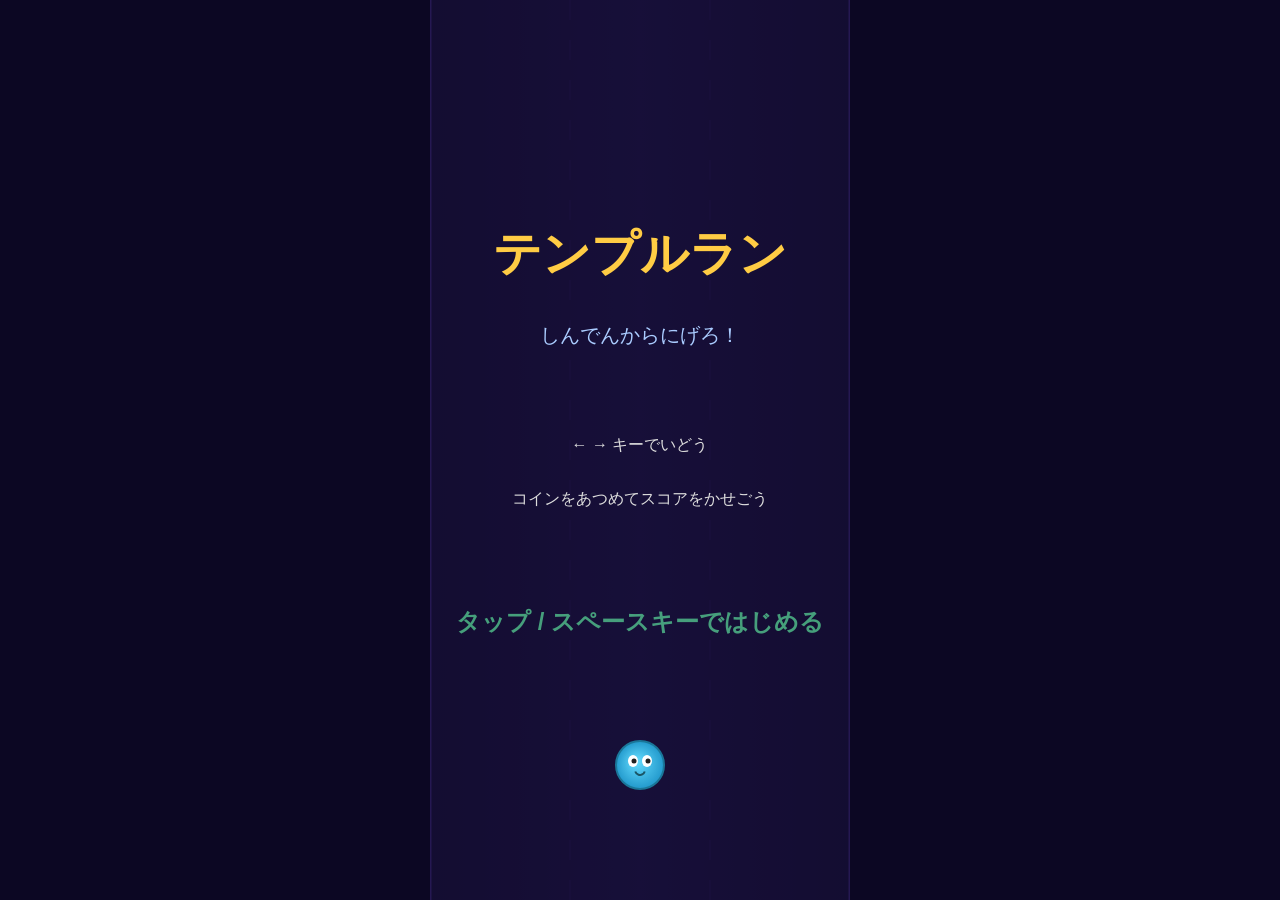
<file: games/temple-run.html>
<!DOCTYPE html>
<html lang="ja">
<head>
<meta charset="UTF-8">
<meta name="viewport" content="width=device-width, initial-scale=1.0, user-scalable=no">
<title>テンプルラン</title>
<style>
  * { margin: 0; padding: 0; box-sizing: border-box; }
  html, body {
    width: 100%; height: 100%;
    overflow: hidden;
    background: #1a1040;
    font-family: 'Hiragino Sans', 'Yu Gothic', 'Meiryo', sans-serif;
    touch-action: none;
    user-select: none;
    -webkit-user-select: none;
  }
  canvas {
    display: block;
    width: 100%; height: 100%;
  }
</style>
</head>
<body>
<canvas id="c"></canvas>
<script>
(function() {
  "use strict";

  const canvas = document.getElementById('c');
  const ctx = canvas.getContext('2d');

  // --- Responsive sizing ---
  let W, H, LANE_W, PATH_LEFT, PATH_RIGHT, PATH_W;
  function resize() {
    W = canvas.width = window.innerWidth;
    H = canvas.height = window.innerHeight;
    PATH_W = Math.min(W * 0.7, 420);
    PATH_LEFT = (W - PATH_W) / 2;
    PATH_RIGHT = PATH_LEFT + PATH_W;
    LANE_W = PATH_W;
  }
  window.addEventListener('resize', resize);
  resize();

  // --- Game state ---
  const STATE_MENU = 0, STATE_PLAY = 1, STATE_OVER = 2;
  let state = STATE_MENU;
  let player, obstacles, coins, particles;
  let score, coinCount, distance, speed, speedTimer;
  let lastTime, animFrame;
  let moveDir = 0; // -1 left, 0 none, 1 right

  const PLAYER_R = 16;
  const PLAYER_SPEED = 280;
  const BASE_SCROLL = 200;
  const MAX_SCROLL = 600;
  const SPEED_INCR = 8;
  const OBS_MIN_GAP = 140;

  // --- Obstacle types ---
  const OBS_WALL = 0, OBS_FIRE = 1, OBS_PIT = 2;

  function initGame() {
    player = { x: W / 2, y: H * 0.75 };
    obstacles = [];
    coins = [];
    particles = [];
    score = 0;
    coinCount = 0;
    distance = 0;
    speed = BASE_SCROLL;
    speedTimer = 0;
    lastTime = performance.now();
    moveDir = 0;
    // Pre-populate some obstacles and coins
    for (let y = -100; y > -H * 2; y -= randRange(OBS_MIN_GAP, OBS_MIN_GAP + 100)) {
      spawnRow(y);
    }
  }

  function randRange(a, b) { return a + Math.random() * (b - a); }
  function randInt(a, b) { return Math.floor(randRange(a, b + 1)); }

  function spawnRow(y) {
    const type = randInt(0, 2);
    // Width varies by type
    let w, h;
    if (type === OBS_WALL) {
      w = randRange(PATH_W * 0.25, PATH_W * 0.55);
      h = randRange(18, 30);
    } else if (type === OBS_FIRE) {
      w = randRange(30, 60);
      h = randRange(30, 60);
    } else {
      w = randRange(35, 65);
      h = randRange(35, 65);
    }
    const x = randRange(PATH_LEFT + 10, PATH_RIGHT - w - 10);
    obstacles.push({ x, y, w, h, type, timer: Math.random() * Math.PI * 2 });

    // Coins near obstacle but in the gap
    const coinChance = 0.7;
    if (Math.random() < coinChance) {
      // Place 1-3 coins in the passable area
      const numCoins = randInt(1, 3);
      for (let i = 0; i < numCoins; i++) {
        let cx = randRange(PATH_LEFT + 20, PATH_RIGHT - 20);
        // Make sure coin doesn't overlap obstacle too much
        if (cx > x - 15 && cx < x + w + 15) {
          cx = Math.random() < 0.5 ? PATH_LEFT + randRange(15, 40) : PATH_RIGHT - randRange(15, 40);
        }
        coins.push({ x: cx, y: y + randRange(-40, 40), r: 10, timer: Math.random() * Math.PI * 2, collected: false });
      }
    }
  }

  // --- Input handling ---
  const keys = {};
  window.addEventListener('keydown', e => {
    keys[e.key] = true;
    if (e.key === 'ArrowLeft' || e.key === 'ArrowRight' || e.key === ' ') e.preventDefault();
    if (state === STATE_MENU && (e.key === ' ' || e.key === 'Enter')) startGame();
    if (state === STATE_OVER && (e.key === ' ' || e.key === 'Enter')) startGame();
  });
  window.addEventListener('keyup', e => { keys[e.key] = false; });

  // Touch support
  let touchStartX = null;
  canvas.addEventListener('touchstart', e => {
    e.preventDefault();
    if (state === STATE_MENU || state === STATE_OVER) { startGame(); return; }
    const t = e.touches[0];
    touchStartX = t.clientX;
    // Tap left/right halves
    if (t.clientX < W / 2) moveDir = -1;
    else moveDir = 1;
  }, { passive: false });
  canvas.addEventListener('touchmove', e => {
    e.preventDefault();
    if (state !== STATE_PLAY || !touchStartX) return;
    const t = e.touches[0];
    const dx = t.clientX - touchStartX;
    if (Math.abs(dx) > 15) {
      moveDir = dx < 0 ? -1 : 1;
    }
  }, { passive: false });
  canvas.addEventListener('touchend', e => {
    e.preventDefault();
    moveDir = 0;
    touchStartX = null;
  }, { passive: false });

  // Mouse click for menu/retry
  canvas.addEventListener('click', e => {
    if (state === STATE_MENU) startGame();
    else if (state === STATE_OVER) startGame();
  });

  function startGame() {
    state = STATE_PLAY;
    initGame();
    if (!animFrame) loop(performance.now());
  }

  // --- Particles ---
  function spawnParticles(x, y, color, count) {
    for (let i = 0; i < count; i++) {
      const angle = Math.random() * Math.PI * 2;
      const spd = randRange(40, 150);
      particles.push({
        x, y,
        vx: Math.cos(angle) * spd,
        vy: Math.sin(angle) * spd,
        life: randRange(0.3, 0.7),
        maxLife: 0.7,
        r: randRange(2, 5),
        color
      });
    }
  }

  // --- Collision ---
  function circleRect(cx, cy, cr, rx, ry, rw, rh) {
    const nearX = Math.max(rx, Math.min(cx, rx + rw));
    const nearY = Math.max(ry, Math.min(cy, ry + rh));
    const dx = cx - nearX, dy = cy - nearY;
    return dx * dx + dy * dy < cr * cr;
  }

  // --- Update ---
  function update(dt) {
    if (state !== STATE_PLAY) return;

    // Speed ramp
    speedTimer += dt;
    speed = Math.min(MAX_SCROLL, BASE_SCROLL + speedTimer * SPEED_INCR);

    // Move direction from keyboard
    if (keys['ArrowLeft']) moveDir = -1;
    else if (keys['ArrowRight']) moveDir = 1;
    else if (!touchStartX) moveDir = 0;

    // Player movement
    player.x += moveDir * PLAYER_SPEED * dt;
    player.x = Math.max(PATH_LEFT + PLAYER_R + 4, Math.min(PATH_RIGHT - PLAYER_R - 4, player.x));

    // Scroll everything down
    const scrollAmt = speed * dt;
    distance += scrollAmt;

    for (let i = obstacles.length - 1; i >= 0; i--) {
      obstacles[i].y += scrollAmt;
      obstacles[i].timer += dt * 3;
      if (obstacles[i].y > H + 100) obstacles.splice(i, 1);
    }
    for (let i = coins.length - 1; i >= 0; i--) {
      coins[i].y += scrollAmt;
      coins[i].timer += dt * 4;
      if (coins[i].y > H + 100) coins.splice(i, 1);
    }

    // Spawn new obstacles at top
    let topMostY = 0;
    for (const o of obstacles) if (o.y < topMostY) topMostY = o.y;
    while (topMostY > -H * 0.5) {
      topMostY -= randRange(OBS_MIN_GAP, OBS_MIN_GAP + 80 + Math.random() * 40);
      spawnRow(topMostY);
    }

    // Collision with obstacles
    for (const o of obstacles) {
      if (circleRect(player.x, player.y, PLAYER_R * 0.75, o.x, o.y, o.w, o.h)) {
        gameOver();
        return;
      }
    }

    // Coin collection
    for (const c of coins) {
      if (c.collected) continue;
      const dx = player.x - c.x, dy = player.y - c.y;
      if (dx * dx + dy * dy < (PLAYER_R + c.r) * (PLAYER_R + c.r)) {
        c.collected = true;
        coinCount++;
        spawnParticles(c.x, c.y, '#ffd700', 8);
      }
    }
    coins = coins.filter(c => !c.collected || c.y <= H + 50);

    // Score
    score = Math.floor(distance / 10) + coinCount * 10;

    // Particles
    for (let i = particles.length - 1; i >= 0; i--) {
      const p = particles[i];
      p.x += p.vx * dt;
      p.y += p.vy * dt;
      p.life -= dt;
      if (p.life <= 0) particles.splice(i, 1);
    }
  }

  function gameOver() {
    state = STATE_OVER;
    spawnParticles(player.x, player.y, '#ff4444', 20);
    spawnParticles(player.x, player.y, '#ffaa00', 15);
  }

  // --- Drawing ---
  function draw() {
    ctx.fillStyle = '#1a1040';
    ctx.fillRect(0, 0, W, H);

    if (state === STATE_MENU) {
      drawMenu();
      return;
    }

    drawPath();
    drawObstacles();
    drawCoins();
    if (state === STATE_PLAY) drawPlayer();
    drawParticles();
    drawHUD();

    if (state === STATE_OVER) drawGameOver();
  }

  function drawPath() {
    // Main path
    const grad = ctx.createLinearGradient(PATH_LEFT, 0, PATH_RIGHT, 0);
    grad.addColorStop(0, '#2a2060');
    grad.addColorStop(0.5, '#352878');
    grad.addColorStop(1, '#2a2060');
    ctx.fillStyle = grad;
    ctx.fillRect(PATH_LEFT, 0, PATH_W, H);

    // Path edges
    ctx.strokeStyle = '#6648cc';
    ctx.lineWidth = 3;
    ctx.beginPath();
    ctx.moveTo(PATH_LEFT, 0); ctx.lineTo(PATH_LEFT, H);
    ctx.stroke();
    ctx.beginPath();
    ctx.moveTo(PATH_RIGHT, 0); ctx.lineTo(PATH_RIGHT, H);
    ctx.stroke();

    // Dashed lane lines
    ctx.setLineDash([20, 20]);
    ctx.strokeStyle = 'rgba(100, 72, 204, 0.3)';
    ctx.lineWidth = 1;
    const offset = (distance * 0.5) % 40;
    ctx.save();
    ctx.translate(0, offset);
    for (let x = 1; x <= 2; x++) {
      const lx = PATH_LEFT + (PATH_W / 3) * x;
      ctx.beginPath();
      ctx.moveTo(lx, -40); ctx.lineTo(lx, H + 40);
      ctx.stroke();
    }
    ctx.restore();
    ctx.setLineDash([]);

    // Side decorations (temple walls)
    ctx.fillStyle = '#120c30';
    ctx.fillRect(0, 0, PATH_LEFT, H);
    ctx.fillRect(PATH_RIGHT, 0, W - PATH_RIGHT, H);

    // Temple wall texture
    const tileH = 50;
    const tileOffset = (distance * 0.3) % tileH;
    ctx.strokeStyle = 'rgba(60, 40, 120, 0.5)';
    ctx.lineWidth = 1;
    for (let y = -tileH + tileOffset; y < H + tileH; y += tileH) {
      // Left wall bricks
      ctx.strokeRect(PATH_LEFT - 40, y, 38, tileH - 2);
      ctx.strokeRect(PATH_LEFT - 80, y + tileH / 2, 38, tileH - 2);
      // Right wall bricks
      ctx.strokeRect(PATH_RIGHT + 2, y, 38, tileH - 2);
      ctx.strokeRect(PATH_RIGHT + 42, y + tileH / 2, 38, tileH - 2);
    }
  }

  function drawObstacles() {
    for (const o of obstacles) {
      if (o.y > H + 50 || o.y + o.h < -50) continue;

      if (o.type === OBS_WALL) {
        // Gray stone wall
        ctx.fillStyle = '#5a5a6e';
        ctx.fillRect(o.x, o.y, o.w, o.h);
        ctx.fillStyle = '#4a4a5e';
        ctx.fillRect(o.x + 2, o.y + 2, o.w - 4, o.h - 4);
        // Brick lines
        ctx.strokeStyle = '#3a3a4e';
        ctx.lineWidth = 1;
        const mid = o.x + o.w / 2;
        ctx.beginPath();
        ctx.moveTo(mid, o.y); ctx.lineTo(mid, o.y + o.h);
        ctx.stroke();
        ctx.strokeStyle = '#6e6e82';
        ctx.lineWidth = 1;
        ctx.strokeRect(o.x, o.y, o.w, o.h);
      } else if (o.type === OBS_FIRE) {
        // Fire trap - animated
        const pulse = Math.sin(o.timer) * 0.2 + 0.8;
        const cx = o.x + o.w / 2, cy = o.y + o.h / 2;
        const gr = ctx.createRadialGradient(cx, cy, 0, cx, cy, o.w * 0.6 * pulse);
        gr.addColorStop(0, '#ffee44');
        gr.addColorStop(0.4, '#ff6600');
        gr.addColorStop(0.8, '#cc2200');
        gr.addColorStop(1, 'rgba(100,0,0,0)');
        ctx.fillStyle = gr;
        ctx.beginPath();
        ctx.ellipse(cx, cy, o.w * 0.6 * pulse, o.h * 0.6 * pulse, 0, 0, Math.PI * 2);
        ctx.fill();
        // Inner flame
        const gr2 = ctx.createRadialGradient(cx, cy, 0, cx, cy, o.w * 0.3);
        gr2.addColorStop(0, '#ffffff');
        gr2.addColorStop(0.5, '#ffcc00');
        gr2.addColorStop(1, 'rgba(255,100,0,0)');
        ctx.fillStyle = gr2;
        ctx.beginPath();
        ctx.ellipse(cx, cy, o.w * 0.25, o.h * 0.25, 0, 0, Math.PI * 2);
        ctx.fill();
      } else {
        // Pit - dark hole
        const cx = o.x + o.w / 2, cy = o.y + o.h / 2;
        const gr = ctx.createRadialGradient(cx, cy, 0, cx, cy, o.w * 0.6);
        gr.addColorStop(0, '#000000');
        gr.addColorStop(0.6, '#0a0520');
        gr.addColorStop(0.85, '#1a1050');
        gr.addColorStop(1, 'rgba(26,16,64,0)');
        ctx.fillStyle = gr;
        ctx.beginPath();
        ctx.ellipse(cx, cy, o.w * 0.6, o.h * 0.6, 0, 0, Math.PI * 2);
        ctx.fill();
        // Edge ring
        ctx.strokeStyle = '#3a2a6a';
        ctx.lineWidth = 2;
        ctx.beginPath();
        ctx.ellipse(cx, cy, o.w * 0.55, o.h * 0.55, 0, 0, Math.PI * 2);
        ctx.stroke();
      }
    }
  }

  function drawCoins() {
    for (const c of coins) {
      if (c.collected || c.y > H + 30 || c.y < -30) continue;
      const sparkle = Math.sin(c.timer) * 0.15 + 0.85;
      const r = c.r * sparkle;
      // Glow
      const gr = ctx.createRadialGradient(c.x, c.y, 0, c.x, c.y, r * 2.5);
      gr.addColorStop(0, 'rgba(255, 215, 0, 0.3)');
      gr.addColorStop(1, 'rgba(255, 215, 0, 0)');
      ctx.fillStyle = gr;
      ctx.beginPath();
      ctx.arc(c.x, c.y, r * 2.5, 0, Math.PI * 2);
      ctx.fill();
      // Coin body
      ctx.fillStyle = '#ffd700';
      ctx.beginPath();
      ctx.arc(c.x, c.y, r, 0, Math.PI * 2);
      ctx.fill();
      ctx.fillStyle = '#ffec6e';
      ctx.beginPath();
      ctx.arc(c.x - r * 0.2, c.y - r * 0.2, r * 0.5, 0, Math.PI * 2);
      ctx.fill();
      // Sparkle cross
      if (Math.sin(c.timer * 1.5) > 0.5) {
        ctx.strokeStyle = '#fff';
        ctx.lineWidth = 1.5;
        const sp = r * 1.8;
        ctx.beginPath();
        ctx.moveTo(c.x - sp, c.y); ctx.lineTo(c.x + sp, c.y);
        ctx.moveTo(c.x, c.y - sp); ctx.lineTo(c.x, c.y + sp);
        ctx.stroke();
      }
    }
  }

  function drawPlayer() {
    const px = player.x, py = player.y;
    const r = PLAYER_R;

    // Shadow
    ctx.fillStyle = 'rgba(0,0,0,0.3)';
    ctx.beginPath();
    ctx.ellipse(px + 3, py + 5, r * 1.1, r * 0.6, 0, 0, Math.PI * 2);
    ctx.fill();

    // Body
    const bodyGrad = ctx.createRadialGradient(px - 4, py - 4, 0, px, py, r);
    bodyGrad.addColorStop(0, '#66ddff');
    bodyGrad.addColorStop(1, '#2299cc');
    ctx.fillStyle = bodyGrad;
    ctx.beginPath();
    ctx.arc(px, py, r, 0, Math.PI * 2);
    ctx.fill();

    // Outline
    ctx.strokeStyle = '#1a7799';
    ctx.lineWidth = 2;
    ctx.beginPath();
    ctx.arc(px, py, r, 0, Math.PI * 2);
    ctx.stroke();

    // Eyes
    const eyeOff = moveDir * 2;
    ctx.fillStyle = '#fff';
    ctx.beginPath();
    ctx.ellipse(px - 5 + eyeOff, py - 3, 4, 5, 0, 0, Math.PI * 2);
    ctx.fill();
    ctx.beginPath();
    ctx.ellipse(px + 5 + eyeOff, py - 3, 4, 5, 0, 0, Math.PI * 2);
    ctx.fill();
    // Pupils
    ctx.fillStyle = '#222';
    ctx.beginPath();
    ctx.arc(px - 4 + eyeOff * 1.2, py - 3, 2, 0, Math.PI * 2);
    ctx.fill();
    ctx.beginPath();
    ctx.arc(px + 6 + eyeOff * 1.2, py - 3, 2, 0, Math.PI * 2);
    ctx.fill();

    // Mouth - small smile
    ctx.strokeStyle = '#1a5566';
    ctx.lineWidth = 1.5;
    ctx.beginPath();
    ctx.arc(px + eyeOff * 0.5, py + 4, 4, 0.1 * Math.PI, 0.9 * Math.PI);
    ctx.stroke();
  }

  function drawParticles() {
    for (const p of particles) {
      const alpha = Math.max(0, p.life / p.maxLife);
      ctx.globalAlpha = alpha;
      ctx.fillStyle = p.color;
      ctx.beginPath();
      ctx.arc(p.x, p.y, p.r * alpha, 0, Math.PI * 2);
      ctx.fill();
    }
    ctx.globalAlpha = 1;
  }

  function drawHUD() {
    // Score panel
    ctx.fillStyle = 'rgba(0, 0, 0, 0.5)';
    roundRect(10, 10, 170, 60, 10);
    ctx.fill();

    ctx.fillStyle = '#fff';
    ctx.font = 'bold 16px sans-serif';
    ctx.textAlign = 'left';
    ctx.fillText('スコア: ' + score, 22, 34);

    ctx.fillStyle = '#ffd700';
    ctx.fillText('コイン: ' + coinCount, 22, 58);

    // Speed indicator
    ctx.fillStyle = 'rgba(0,0,0,0.4)';
    roundRect(W - 110, 10, 100, 32, 8);
    ctx.fill();
    ctx.fillStyle = '#aaf';
    ctx.font = '13px sans-serif';
    ctx.textAlign = 'center';
    ctx.fillText('はやさ: ' + Math.floor(speed), W - 60, 31);
    ctx.textAlign = 'left';
  }

  function drawMenu() {
    // Background effect
    drawPath();

    // Overlay
    ctx.fillStyle = 'rgba(10, 5, 30, 0.7)';
    ctx.fillRect(0, 0, W, H);

    // Title
    ctx.textAlign = 'center';
    ctx.fillStyle = '#ffcc44';
    ctx.font = 'bold ' + Math.min(48, W * 0.1) + 'px sans-serif';
    ctx.fillText('テンプルラン', W / 2, H * 0.3);

    ctx.fillStyle = '#aaccff';
    ctx.font = Math.min(20, W * 0.045) + 'px sans-serif';
    ctx.fillText('しんでんからにげろ！', W / 2, H * 0.38);

    // Instructions
    ctx.fillStyle = '#ddd';
    ctx.font = Math.min(16, W * 0.035) + 'px sans-serif';
    ctx.fillText('← → キーでいどう', W / 2, H * 0.50);
    ctx.fillText('コインをあつめてスコアをかせごう', W / 2, H * 0.56);

    // Start prompt
    const pulse = Math.sin(performance.now() / 400) * 0.3 + 0.7;
    ctx.globalAlpha = pulse;
    ctx.fillStyle = '#66ffaa';
    ctx.font = 'bold ' + Math.min(24, W * 0.055) + 'px sans-serif';
    ctx.fillText('タップ / スペースキーではじめる', W / 2, H * 0.7);
    ctx.globalAlpha = 1;

    // Player preview
    const prevX = W / 2, prevY = H * 0.85;
    const pr = 24;
    const bodyGrad = ctx.createRadialGradient(prevX - 4, prevY - 4, 0, prevX, prevY, pr);
    bodyGrad.addColorStop(0, '#66ddff');
    bodyGrad.addColorStop(1, '#2299cc');
    ctx.fillStyle = bodyGrad;
    ctx.beginPath();
    ctx.arc(prevX, prevY, pr, 0, Math.PI * 2);
    ctx.fill();
    ctx.strokeStyle = '#1a7799';
    ctx.lineWidth = 2;
    ctx.stroke();
    // Eyes
    ctx.fillStyle = '#fff';
    ctx.beginPath(); ctx.ellipse(prevX - 7, prevY - 4, 5, 6, 0, 0, Math.PI * 2); ctx.fill();
    ctx.beginPath(); ctx.ellipse(prevX + 7, prevY - 4, 5, 6, 0, 0, Math.PI * 2); ctx.fill();
    ctx.fillStyle = '#222';
    ctx.beginPath(); ctx.arc(prevX - 6, prevY - 4, 2.5, 0, Math.PI * 2); ctx.fill();
    ctx.beginPath(); ctx.arc(prevX + 8, prevY - 4, 2.5, 0, Math.PI * 2); ctx.fill();
    ctx.strokeStyle = '#1a5566';
    ctx.lineWidth = 2;
    ctx.beginPath(); ctx.arc(prevX, prevY + 5, 5, 0.1 * Math.PI, 0.9 * Math.PI); ctx.stroke();
  }

  function drawGameOver() {
    ctx.fillStyle = 'rgba(10, 5, 30, 0.75)';
    ctx.fillRect(0, 0, W, H);

    ctx.textAlign = 'center';

    // Game over text
    ctx.fillStyle = '#ff5555';
    ctx.font = 'bold ' + Math.min(44, W * 0.09) + 'px sans-serif';
    ctx.fillText('ゲームオーバー', W / 2, H * 0.32);

    // Results panel
    ctx.fillStyle = 'rgba(30, 20, 60, 0.8)';
    roundRect(W / 2 - 130, H * 0.38, 260, 110, 14);
    ctx.fill();
    ctx.strokeStyle = '#6648cc';
    ctx.lineWidth = 2;
    roundRect(W / 2 - 130, H * 0.38, 260, 110, 14);
    ctx.stroke();

    ctx.fillStyle = '#fff';
    ctx.font = 'bold ' + Math.min(22, W * 0.05) + 'px sans-serif';
    ctx.fillText('スコア: ' + score, W / 2, H * 0.38 + 38);

    ctx.fillStyle = '#ffd700';
    ctx.font = Math.min(18, W * 0.04) + 'px sans-serif';
    ctx.fillText('コイン: ' + coinCount + 'まい', W / 2, H * 0.38 + 68);

    ctx.fillStyle = '#aaf';
    ctx.font = Math.min(15, W * 0.035) + 'px sans-serif';
    ctx.fillText('きょり: ' + Math.floor(distance / 10) + 'm', W / 2, H * 0.38 + 94);

    // Retry button
    const pulse = Math.sin(performance.now() / 350) * 0.3 + 0.7;
    ctx.globalAlpha = pulse;
    ctx.fillStyle = '#66ffaa';
    ctx.font = 'bold ' + Math.min(26, W * 0.06) + 'px sans-serif';
    ctx.fillText('もういちどあそぶ', W / 2, H * 0.72);
    ctx.globalAlpha = 1;

    ctx.fillStyle = '#aaa';
    ctx.font = Math.min(14, W * 0.032) + 'px sans-serif';
    ctx.fillText('タップ / スペースキー', W / 2, H * 0.78);
  }

  function roundRect(x, y, w, h, r) {
    ctx.beginPath();
    ctx.moveTo(x + r, y);
    ctx.lineTo(x + w - r, y);
    ctx.quadraticCurveTo(x + w, y, x + w, y + r);
    ctx.lineTo(x + w, y + h - r);
    ctx.quadraticCurveTo(x + w, y + h, x + w - r, y + h);
    ctx.lineTo(x + r, y + h);
    ctx.quadraticCurveTo(x, y + h, x, y + h - r);
    ctx.lineTo(x, y + r);
    ctx.quadraticCurveTo(x, y, x + r, y);
    ctx.closePath();
  }

  // --- Main loop ---
  function loop(now) {
    animFrame = requestAnimationFrame(loop);
    const dt = Math.min((now - lastTime) / 1000, 0.05);
    lastTime = now;
    resize(); // keep responsive
    update(dt);
    draw();
  }

  // Start with menu
  lastTime = performance.now();
  loop(lastTime);
})();
</script>
</body>
</html>
</file>
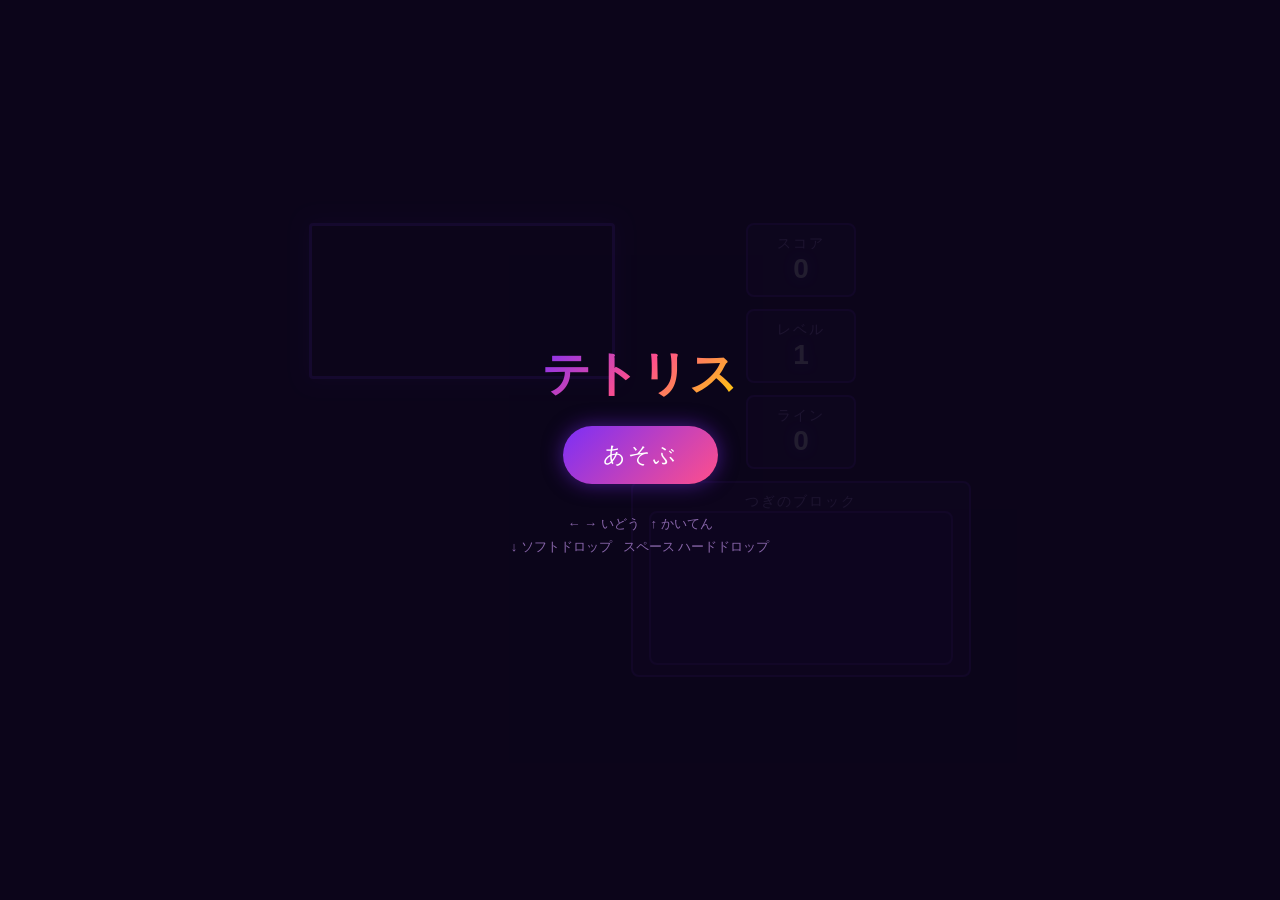
<file: games/tetris.html>
<!DOCTYPE html>
<html lang="ja">
<head>
<meta charset="UTF-8">
<meta name="viewport" content="width=device-width, initial-scale=1.0">
<title>テトリス</title>
<style>
  * { margin: 0; padding: 0; box-sizing: border-box; }
  body {
    background: #1a0a2e;
    display: flex;
    justify-content: center;
    align-items: center;
    height: 100vh;
    overflow: hidden;
    font-family: 'Hiragino Kaku Gothic Pro', 'Yu Gothic', 'Meiryo', sans-serif;
    color: #fff;
    user-select: none;
    -webkit-user-select: none;
    touch-action: none;
  }
  #game-wrapper {
    display: flex;
    align-items: flex-start;
    gap: 16px;
    max-height: 100vh;
    padding: 10px;
  }
  canvas { display: block; border-radius: 4px; }
  #main-canvas {
    border: 3px solid #7b2ff7;
    box-shadow: 0 0 20px rgba(123, 47, 247, 0.4);
  }
  #side-panel {
    display: flex;
    flex-direction: column;
    align-items: center;
    gap: 12px;
  }
  .label {
    font-size: 14px;
    color: #c8a0ff;
    letter-spacing: 2px;
  }
  .value {
    font-size: 28px;
    font-weight: bold;
    color: #fff;
    text-shadow: 0 0 10px rgba(123, 47, 247, 0.6);
  }
  .info-box {
    background: rgba(123, 47, 247, 0.15);
    border: 2px solid #5a1fb0;
    border-radius: 8px;
    padding: 10px 16px;
    text-align: center;
    min-width: 110px;
  }
  #next-canvas {
    border: 2px solid #5a1fb0;
    border-radius: 8px;
    background: rgba(123, 47, 247, 0.1);
  }
  #overlay {
    position: fixed;
    top: 0; left: 0; right: 0; bottom: 0;
    background: rgba(10, 5, 25, 0.85);
    display: flex;
    flex-direction: column;
    justify-content: center;
    align-items: center;
    gap: 20px;
    z-index: 10;
  }
  #overlay.hidden { display: none; }
  #overlay h1 {
    font-size: 42px;
    color: #ff4f8b;
    text-shadow: 0 0 20px rgba(255, 79, 139, 0.6);
  }
  #overlay .final-score {
    font-size: 22px;
    color: #c8a0ff;
  }
  #overlay button {
    font-family: inherit;
    font-size: 20px;
    padding: 12px 32px;
    background: linear-gradient(135deg, #7b2ff7, #ff4f8b);
    color: #fff;
    border: none;
    border-radius: 30px;
    cursor: pointer;
    letter-spacing: 2px;
    box-shadow: 0 0 20px rgba(123, 47, 247, 0.5);
    transition: transform 0.15s;
  }
  #overlay button:hover { transform: scale(1.05); }
  #start-overlay {
    position: fixed;
    top: 0; left: 0; right: 0; bottom: 0;
    background: rgba(10, 5, 25, 0.9);
    display: flex;
    flex-direction: column;
    justify-content: center;
    align-items: center;
    gap: 20px;
    z-index: 10;
  }
  #start-overlay.hidden { display: none; }
  #start-overlay h1 {
    font-size: 48px;
    background: linear-gradient(135deg, #7b2ff7, #ff4f8b, #ffd700);
    -webkit-background-clip: text;
    -webkit-text-fill-color: transparent;
    background-clip: text;
  }
  #start-overlay button {
    font-family: inherit;
    font-size: 22px;
    padding: 14px 40px;
    background: linear-gradient(135deg, #7b2ff7, #ff4f8b);
    color: #fff;
    border: none;
    border-radius: 30px;
    cursor: pointer;
    letter-spacing: 2px;
    box-shadow: 0 0 20px rgba(123, 47, 247, 0.5);
    transition: transform 0.15s;
  }
  #start-overlay button:hover { transform: scale(1.05); }
  .controls-hint {
    font-size: 13px;
    color: #8866aa;
    text-align: center;
    line-height: 1.8;
    margin-top: 8px;
  }
</style>
</head>
<body>

<div id="game-wrapper">
  <canvas id="main-canvas"></canvas>
  <div id="side-panel">
    <div class="info-box">
      <div class="label">スコア</div>
      <div class="value" id="score-val">0</div>
    </div>
    <div class="info-box">
      <div class="label">レベル</div>
      <div class="value" id="level-val">1</div>
    </div>
    <div class="info-box">
      <div class="label">ライン</div>
      <div class="value" id="lines-val">0</div>
    </div>
    <div class="info-box">
      <div class="label">つぎのブロック</div>
      <canvas id="next-canvas"></canvas>
    </div>
  </div>
</div>

<div id="start-overlay">
  <h1>テトリス</h1>
  <button id="start-btn">あそぶ</button>
  <div class="controls-hint">
    ← → いどう &nbsp; ↑ かいてん<br>
    ↓ ソフトドロップ &nbsp; スペース ハードドロップ
  </div>
</div>

<div id="overlay" class="hidden">
  <h1>ゲームオーバー</h1>
  <div class="final-score" id="final-score"></div>
  <button id="retry-btn">もういちどあそぶ</button>
</div>

<script>
(function() {
  const COLS = 10, ROWS = 20;
  const PIECES = {
    I: { shape: [[0,0],[1,0],[2,0],[3,0]], color: '#00e5ff' },
    O: { shape: [[0,0],[1,0],[0,1],[1,1]], color: '#ffd600' },
    T: { shape: [[0,0],[1,0],[2,0],[1,1]], color: '#d500f9' },
    S: { shape: [[1,0],[2,0],[0,1],[1,1]], color: '#00e676' },
    Z: { shape: [[0,0],[1,0],[1,1],[2,1]], color: '#ff1744' },
    J: { shape: [[0,0],[0,1],[1,1],[2,1]], color: '#2979ff' },
    L: { shape: [[2,0],[0,1],[1,1],[2,1]], color: '#ff9100' }
  };
  const PIECE_NAMES = Object.keys(PIECES);
  const LINE_SCORES = [0, 100, 300, 500, 800];

  const mainCanvas = document.getElementById('main-canvas');
  const mainCtx = mainCanvas.getContext('2d');
  const nextCanvas = document.getElementById('next-canvas');
  const nextCtx = nextCanvas.getContext('2d');
  const scoreEl = document.getElementById('score-val');
  const levelEl = document.getElementById('level-val');
  const linesEl = document.getElementById('lines-val');
  const overlay = document.getElementById('overlay');
  const startOverlay = document.getElementById('start-overlay');
  const finalScoreEl = document.getElementById('final-score');

  let cellSize, grid, current, nextPiece, score, level, lines, gameOver, dropTimer, dropInterval, animId;

  function resize() {
    const maxH = window.innerHeight - 20;
    const maxW = window.innerWidth * 0.6;
    cellSize = Math.floor(Math.min(maxH / ROWS, maxW / COLS));
    if (cellSize < 16) cellSize = 16;
    mainCanvas.width = COLS * cellSize;
    mainCanvas.height = ROWS * cellSize;
    const nc = Math.floor(cellSize * 0.8);
    nextCanvas.width = nc * 4;
    nextCanvas.height = nc * 4;
    nextCanvas.dataset.cs = nc;
  }

  function randomPiece() {
    const name = PIECE_NAMES[Math.floor(Math.random() * PIECE_NAMES.length)];
    const p = PIECES[name];
    return {
      blocks: p.shape.map(b => [b[0], b[1]]),
      color: p.color,
      x: Math.floor(COLS / 2) - 2,
      y: 0
    };
  }

  function collides(blocks, ox, oy) {
    for (const [bx, by] of blocks) {
      const nx = bx + ox, ny = by + oy;
      if (nx < 0 || nx >= COLS || ny >= ROWS) return true;
      if (ny >= 0 && grid[ny][nx]) return true;
    }
    return false;
  }

  function rotate(blocks) {
    // Find bounding box center, rotate 90 CW
    let minX = Infinity, minY = Infinity, maxX = -Infinity, maxY = -Infinity;
    for (const [x, y] of blocks) {
      if (x < minX) minX = x;
      if (y < minY) minY = y;
      if (x > maxX) maxX = x;
      if (y > maxY) maxY = y;
    }
    const cx = (minX + maxX) / 2, cy = (minY + maxY) / 2;
    return blocks.map(([x, y]) => {
      const dx = x - cx, dy = y - cy;
      return [Math.round(cx + dy), Math.round(cy - dx)];
    });
  }

  function lock() {
    for (const [bx, by] of current.blocks) {
      const gx = bx + current.x, gy = by + current.y;
      if (gy < 0) { endGame(); return; }
      grid[gy][gx] = current.color;
    }
    clearLines();
    current = nextPiece;
    nextPiece = randomPiece();
    if (collides(current.blocks, current.x, current.y)) { endGame(); }
  }

  function clearLines() {
    let cleared = 0;
    for (let r = ROWS - 1; r >= 0; r--) {
      if (grid[r].every(c => c)) {
        grid.splice(r, 1);
        grid.unshift(new Array(COLS).fill(null));
        cleared++;
        r++; // recheck row
      }
    }
    if (cleared > 0) {
      score += LINE_SCORES[cleared] * level;
      lines += cleared;
      level = Math.floor(lines / 10) + 1;
      dropInterval = Math.max(50, 1000 - (level - 1) * 80);
      scoreEl.textContent = score;
      levelEl.textContent = level;
      linesEl.textContent = lines;
    }
  }

  function ghostY() {
    let gy = current.y;
    while (!collides(current.blocks, current.x, gy + 1)) gy++;
    return gy;
  }

  function drawBlock(ctx, x, y, color, cs, alpha) {
    ctx.globalAlpha = alpha || 1;
    ctx.fillStyle = color;
    ctx.fillRect(x * cs + 1, y * cs + 1, cs - 2, cs - 2);
    // highlight
    ctx.fillStyle = 'rgba(255,255,255,0.25)';
    ctx.fillRect(x * cs + 1, y * cs + 1, cs - 2, 4);
    ctx.fillRect(x * cs + 1, y * cs + 1, 4, cs - 2);
    ctx.globalAlpha = 1;
  }

  function draw() {
    const cs = cellSize;
    mainCtx.fillStyle = '#120828';
    mainCtx.fillRect(0, 0, mainCanvas.width, mainCanvas.height);

    // Grid lines
    mainCtx.strokeStyle = 'rgba(123,47,247,0.1)';
    mainCtx.lineWidth = 1;
    for (let c = 1; c < COLS; c++) {
      mainCtx.beginPath();
      mainCtx.moveTo(c * cs, 0);
      mainCtx.lineTo(c * cs, ROWS * cs);
      mainCtx.stroke();
    }
    for (let r = 1; r < ROWS; r++) {
      mainCtx.beginPath();
      mainCtx.moveTo(0, r * cs);
      mainCtx.lineTo(COLS * cs, r * cs);
      mainCtx.stroke();
    }

    // Locked blocks
    for (let r = 0; r < ROWS; r++) {
      for (let c = 0; c < COLS; c++) {
        if (grid[r][c]) drawBlock(mainCtx, c, r, grid[r][c], cs);
      }
    }

    if (!gameOver && current) {
      // Ghost
      const gy = ghostY();
      if (gy !== current.y) {
        for (const [bx, by] of current.blocks) {
          drawBlock(mainCtx, bx + current.x, by + gy, current.color, cs, 0.2);
        }
      }
      // Current piece
      for (const [bx, by] of current.blocks) {
        if (by + current.y >= 0) {
          drawBlock(mainCtx, bx + current.x, by + current.y, current.color, cs);
        }
      }
    }

    // Next piece preview
    const ncs = parseInt(nextCanvas.dataset.cs) || 20;
    nextCtx.fillStyle = 'rgba(18,8,40,0.8)';
    nextCtx.fillRect(0, 0, nextCanvas.width, nextCanvas.height);
    if (nextPiece) {
      let minX = Infinity, minY = Infinity, maxX = -Infinity, maxY = -Infinity;
      for (const [x, y] of nextPiece.blocks) {
        if (x < minX) minX = x;
        if (y < minY) minY = y;
        if (x > maxX) maxX = x;
        if (y > maxY) maxY = y;
      }
      const pw = maxX - minX + 1, ph = maxY - minY + 1;
      const offX = (4 - pw) / 2 - minX;
      const offY = (4 - ph) / 2 - minY;
      for (const [bx, by] of nextPiece.blocks) {
        drawBlock(nextCtx, bx + offX, by + offY, nextPiece.color, ncs);
      }
    }
  }

  function moveLeft() {
    if (!collides(current.blocks, current.x - 1, current.y)) current.x--;
  }
  function moveRight() {
    if (!collides(current.blocks, current.x + 1, current.y)) current.x++;
  }
  function softDrop() {
    if (!collides(current.blocks, current.x, current.y + 1)) {
      current.y++;
      score += 1;
      scoreEl.textContent = score;
    }
  }
  function hardDrop() {
    while (!collides(current.blocks, current.x, current.y + 1)) {
      current.y++;
      score += 2;
    }
    scoreEl.textContent = score;
    lock();
  }
  function rotatePiece() {
    const rotated = rotate(current.blocks);
    // Wall kick: try offsets 0, -1, +1, -2, +2
    for (const kick of [0, -1, 1, -2, 2]) {
      if (!collides(rotated, current.x + kick, current.y)) {
        current.blocks = rotated;
        current.x += kick;
        return;
      }
    }
  }

  function endGame() {
    gameOver = true;
    cancelAnimationFrame(animId);
    finalScoreEl.textContent = 'スコア: ' + score;
    overlay.classList.remove('hidden');
  }

  let lastDrop = 0;
  function loop(ts) {
    if (gameOver) return;
    if (ts - lastDrop > dropInterval) {
      if (!collides(current.blocks, current.x, current.y + 1)) {
        current.y++;
      } else {
        lock();
      }
      lastDrop = ts;
    }
    draw();
    animId = requestAnimationFrame(loop);
  }

  function init() {
    resize();
    grid = Array.from({ length: ROWS }, () => new Array(COLS).fill(null));
    score = 0; level = 1; lines = 0; gameOver = false;
    dropInterval = 1000; lastDrop = 0;
    scoreEl.textContent = '0';
    levelEl.textContent = '1';
    linesEl.textContent = '0';
    overlay.classList.add('hidden');
    current = randomPiece();
    nextPiece = randomPiece();
    draw();
    animId = requestAnimationFrame(loop);
  }

  // Keyboard
  document.addEventListener('keydown', e => {
    if (gameOver || !current) return;
    switch (e.key) {
      case 'ArrowLeft': moveLeft(); break;
      case 'ArrowRight': moveRight(); break;
      case 'ArrowUp': rotatePiece(); break;
      case 'ArrowDown': softDrop(); break;
      case ' ': hardDrop(); break;
      default: return;
    }
    e.preventDefault();
  });

  // Touch
  let touchStartX, touchStartY, touchStartTime;
  document.addEventListener('touchstart', e => {
    if (gameOver) return;
    const t = e.touches[0];
    touchStartX = t.clientX;
    touchStartY = t.clientY;
    touchStartTime = Date.now();
    e.preventDefault();
  }, { passive: false });

  document.addEventListener('touchend', e => {
    if (gameOver || !current || touchStartX == null) return;
    const t = e.changedTouches[0];
    const dx = t.clientX - touchStartX;
    const dy = t.clientY - touchStartY;
    const dt = Date.now() - touchStartTime;
    const absDx = Math.abs(dx), absDy = Math.abs(dy);
    const threshold = 30;

    if (absDx < threshold && absDy < threshold && dt < 250) {
      // Tap = hard drop
      hardDrop();
    } else if (absDx > absDy) {
      if (dx < -threshold) moveLeft();
      else if (dx > threshold) moveRight();
    } else {
      if (dy < -threshold) rotatePiece();
      else if (dy > threshold) softDrop();
    }
    touchStartX = null;
    e.preventDefault();
  }, { passive: false });

  window.addEventListener('resize', () => { resize(); draw(); });

  document.getElementById('start-btn').addEventListener('click', () => {
    startOverlay.classList.add('hidden');
    init();
  });
  document.getElementById('retry-btn').addEventListener('click', init);
})();
</script>
</body>
</html>
</file>
<file: style.css>
:root {
    --primary: #6366f1;
    --primary-glow: rgba(99, 102, 241, 0.5);
    --secondary: #a855f7;
    --bg-dark: #0f172a;
    --card-bg: rgba(30, 41, 59, 0.75);
    --text-main: #f8fafc;
    --text-muted: #94a3b8;
    --glass-border: rgba(255, 255, 255, 0.12);
}

* { box-sizing: border-box; margin: 0; padding: 0; }

body {
    background-color: var(--bg-dark);
    color: var(--text-main);
    font-family: 'Outfit', sans-serif;
    min-height: 100vh;
    line-height: 1.5;
}

a { color: inherit; text-decoration: none; }


body[data-theme='xbox'] {
    --primary: #107c10;
    --primary-glow: rgba(16, 124, 16, 0.45);
    --secondary: #47d147;
    --bg-dark: #0e1110;
    --card-bg: rgba(21, 32, 21, 0.82);
    --text-main: #f3fff3;
    --text-muted: #b7d6b7;
    --glass-border: rgba(127, 255, 127, 0.2);
}

body[data-theme='nintendo'] {
    --primary: #e60012;
    --primary-glow: rgba(230, 0, 18, 0.4);
    --secondary: #ff5e63;
    --bg-dark: #fff8f8;
    --card-bg: rgba(255, 255, 255, 0.94);
    --text-main: #1b1b1b;
    --text-muted: #595959;
    --glass-border: rgba(230, 0, 18, 0.22);
}

body[data-theme='geforcenow'] {
    --primary: #76b900;
    --primary-glow: rgba(118, 185, 0, 0.42);
    --secondary: #d4ff5c;
    --bg-dark: #050505;
    --card-bg: rgba(18, 18, 18, 0.88);
    --text-main: #ecfcea;
    --text-muted: #9ab98e;
    --glass-border: rgba(118, 185, 0, 0.22);
}

body[data-theme='playstation'] {
    --primary: #006fcd;
    --primary-glow: rgba(0, 111, 205, 0.48);
    --secondary: #2ba3ff;
    --bg-dark: #060b18;
    --card-bg: rgba(14, 24, 45, 0.82);
    --text-main: #f4f8ff;
    --text-muted: #a7b6d2;
    --glass-border: rgba(61, 138, 255, 0.2);
}

body[data-theme='nintendo'] .subtitle {
    color: #4b5563;
}

body[data-theme='nintendo'] header {
    background: rgba(255, 255, 255, 0.9);
}

body[data-theme='nintendo'] #game-search,
body[data-theme='nintendo'] .theme-switcher select {
    background: rgba(255, 255, 255, 0.94);
}


.glow-bg {
    position: fixed;
    top: 50%;
    left: 50%;
    transform: translate(-50%, -50%);
    width: 680px;
    height: 680px;
    background: radial-gradient(circle, var(--primary-glow) 0%, transparent 70%);
    z-index: -1;
    filter: blur(90px);
    pointer-events: none;
}

header {
    position: sticky;
    top: 0;
    z-index: 30;
    backdrop-filter: blur(10px);
    border-bottom: 1px solid var(--glass-border);
    background: rgba(15, 23, 42, 0.85);
}

.top-nav {
    max-width: 1100px;
    margin: 0 auto;
    padding: 1rem 1.25rem;
    display: flex;
    justify-content: space-between;
    align-items: center;
    gap: 1rem;
}

.logo { font-size: 1.45rem; font-weight: 800; letter-spacing: 1px; }
.logo span {
    background: linear-gradient(to right, var(--primary), var(--secondary));
    -webkit-background-clip: text;
    -webkit-text-fill-color: transparent;
}

.top-links { display: flex; gap: 1rem; color: var(--text-muted); font-weight: 600; }
.top-links a:hover { color: var(--text-main); }

.nav-controls {
    display: flex;
    align-items: center;
    gap: 1rem;
}

.theme-switcher {
    display: flex;
    align-items: center;
    gap: 0.5rem;
    color: var(--text-muted);
    font-size: 0.85rem;
    font-weight: 600;
}

.theme-switcher select {
    border: 1px solid var(--glass-border);
    border-radius: 8px;
    background: rgba(255, 255, 255, 0.08);
    color: var(--text-main);
    padding: 0.35rem 0.5rem;
    font: inherit;
}

.theme-switcher select:focus {
    outline: none;
    border-color: var(--primary);
    box-shadow: 0 0 0 3px rgba(99, 102, 241, 0.15);
}


main {
    max-width: 1100px;
    margin: 0 auto;
    padding: 2.5rem 1.25rem 3rem;
}

.hero { text-align: center; margin-bottom: 2.25rem; }
.hero h1 { font-size: clamp(2.1rem, 5vw, 3.6rem); font-weight: 800; }
.subtitle {
    font-size: 1.2rem;
    color: #d1d5db;
    margin-top: 0.25rem;
    margin-bottom: 0.8rem;
}
.hero-copy { color: var(--text-muted); max-width: 700px; margin: 0 auto; }

.toolbar {
    display: flex;
    flex-direction: column;
    gap: 1rem;
    margin-bottom: 1.5rem;
}


.ad-section {
    margin-bottom: 1.2rem;
    background: var(--card-bg);
    border: 1px solid var(--glass-border);
    border-radius: 12px;
    padding: 0.75rem;
}

.ad-section-inline {
    margin-top: 1.2rem;
}

.ad-label {
    font-size: 0.72rem;
    text-transform: uppercase;
    letter-spacing: 0.08em;
    color: var(--text-muted);
    margin-bottom: 0.5rem;
}

.ad-slot {
    display: block;
    width: 100%;
    min-height: 90px;
    background: rgba(148, 163, 184, 0.08);
    border-radius: 10px;
}

.ad-slot.is-placeholder {
    display: grid;
    place-items: center;
    color: var(--text-muted);
    font-size: 0.85rem;
    border: 1px dashed var(--glass-border);
}


.search-container { position: relative; width: 100%; }
#game-search {
    width: 100%;
    padding: 0.75rem 1rem 0.75rem 2.6rem;
    border-radius: 12px;
    border: 1px solid var(--glass-border);
    background: rgba(255, 255, 255, 0.06);
    color: var(--text-main);
    outline: none;
}
#game-search:focus { border-color: var(--primary); box-shadow: 0 0 0 3px rgba(99, 102, 241, 0.15); }
.search-icon { position: absolute; left: 0.9rem; top: 50%; transform: translateY(-50%); opacity: 0.7; }

.categories { display: flex; flex-wrap: wrap; gap: 0.65rem; }
.cat-btn {
    padding: 0.6rem 1rem;
    border-radius: 10px;
    border: 1px solid var(--glass-border);
    background: var(--card-bg);
    color: var(--text-muted);
    font-weight: 600;
    cursor: pointer;
}
.cat-btn.active, .cat-btn:hover { background: var(--primary); color: #fff; border-color: var(--primary); }

.game-grid {
    display: grid;
    grid-template-columns: repeat(auto-fit, minmax(230px, 1fr));
    gap: 1rem;
}

.game-card {
    background: var(--card-bg);
    border: 1px solid var(--glass-border);
    border-radius: 16px;
    overflow: hidden;
    display: flex;
    flex-direction: column;
    min-height: 100%;
}

.game-thumb {
    width: 100%;
    aspect-ratio: 16/9;
    object-fit: cover;
    border-bottom: 1px solid var(--glass-border);
}

.game-body { padding: 0.9rem; display: flex; flex-direction: column; gap: 0.6rem; flex: 1; }
.game-topline { display: flex; justify-content: space-between; gap: 0.5rem; align-items: start; }
.game-title { font-size: 1rem; font-weight: 700; }
.game-category {
    font-size: 0.75rem;
    color: #e2e8f0;
    text-transform: uppercase;
    background: rgba(99, 102, 241, 0.2);
    border: 1px solid rgba(99, 102, 241, 0.4);
    padding: 0.2rem 0.45rem;
    border-radius: 999px;
}
.game-short { color: var(--text-muted); font-size: 0.92rem; }
.play-btn {
    margin-top: auto;
    display: inline-block;
    width: fit-content;
    border: none;
    padding: 0.6rem 0.95rem;
    border-radius: 10px;
    background: linear-gradient(45deg, var(--primary), var(--secondary));
    color: #fff;
    font-weight: 700;
    cursor: pointer;
}

.empty-state {
    padding: 1.2rem;
    background: var(--card-bg);
    border: 1px solid var(--glass-border);
    border-radius: 12px;
    color: var(--text-muted);
}

.modal {
    position: fixed;
    inset: 0;
    display: none;
    align-items: center;
    justify-content: center;
    background: rgba(2, 6, 23, 0.85);
    z-index: 100;
    padding: 1rem;
}
.modal.open { display: flex; }
.modal-content {
    width: min(1000px, 100%);
    max-height: 95vh;
    overflow: auto;
    background: #0b1329;
    border: 1px solid var(--glass-border);
    border-radius: 16px;
    padding: 1rem;
    position: relative;
}
.close-btn {
    position: absolute;
    top: 0.5rem;
    right: 0.8rem;
    background: transparent;
    border: none;
    color: #fff;
    font-size: 2rem;
    cursor: pointer;
}
#game-container {
    width: 100%;
    aspect-ratio: 16/9;
    background: #000;
    border-radius: 10px;
    overflow: hidden;
    margin-top: 1rem;
}
#game-container iframe { width: 100%; height: 100%; border: 0; }
.game-info { margin-top: 0.9rem; display: flex; justify-content: space-between; gap: 1rem; align-items: start; }
#modal-description { color: var(--text-muted); max-width: 760px; font-size: 0.95rem; }
.modal-actions { display: flex; gap: 0.6rem; align-items: center; }
.ghost-btn {
    border: 1px solid var(--glass-border);
    color: var(--text-main);
    border-radius: 8px;
    padding: 0.55rem 0.85rem;
    font-size: 0.92rem;
    background: rgba(148, 163, 184, 0.1);
}
#fullscreen-btn {
    border: 1px solid var(--glass-border);
    background: var(--primary);
    color: #fff;
    border-radius: 8px;
    padding: 0.55rem 0.85rem;
    cursor: pointer;
}

footer {
    margin-top: 1rem;
    padding: 2rem 1.25rem 3rem;
    border-top: 1px solid var(--glass-border);
    max-width: 1100px;
    margin-inline: auto;
}
.footer-links { display: flex; gap: 1rem; justify-content: center; margin-bottom: 1rem; color: var(--text-muted); }
.support-section {
    background: var(--card-bg);
    border: 1px solid var(--glass-border);
    border-radius: 12px;
    padding: 1rem;
    text-align: center;
}
.support-section h2 { margin-bottom: 0.4rem; font-size: 1.2rem; }
.support-section p { color: var(--text-muted); max-width: 760px; margin: 0 auto 0.8rem; }
.support-btn {
    display: inline-block;
    background: #29abe0;
    color: #fff;
    border-radius: 999px;
    padding: 0.55rem 1rem;
    font-weight: 700;
}
.copyright { text-align: center; color: var(--text-muted); margin-top: 1rem; }

.page-shell {
    max-width: 900px;
    margin: 0 auto;
    padding: 2.5rem 1.25rem 3rem;
}
.page-card {
    background: var(--card-bg);
    border: 1px solid var(--glass-border);
    border-radius: 16px;
    padding: 1.25rem;
}
.page-card h1 { font-size: 2rem; margin-bottom: 0.6rem; }
.page-card p, .page-card li { color: var(--text-muted); margin-bottom: 0.8rem; }
.page-card ul { padding-left: 1.2rem; }
.sr-only {
    position: absolute;
    width: 1px;
    height: 1px;
    padding: 0;
    margin: -1px;
    overflow: hidden;
    clip: rect(0, 0, 0, 0);
    border: 0;
}

@media (max-width: 720px) {
    .top-nav { flex-direction: column; align-items: start; }
    .nav-controls { width: 100%; flex-direction: column; align-items: flex-start; }
    .theme-switcher { width: 100%; }
    .theme-switcher select { width: 100%; }
    .game-info { flex-direction: column; }
    .modal-actions { width: 100%; }
    .ghost-btn, #fullscreen-btn { width: 100%; text-align: center; }
}
</file>
